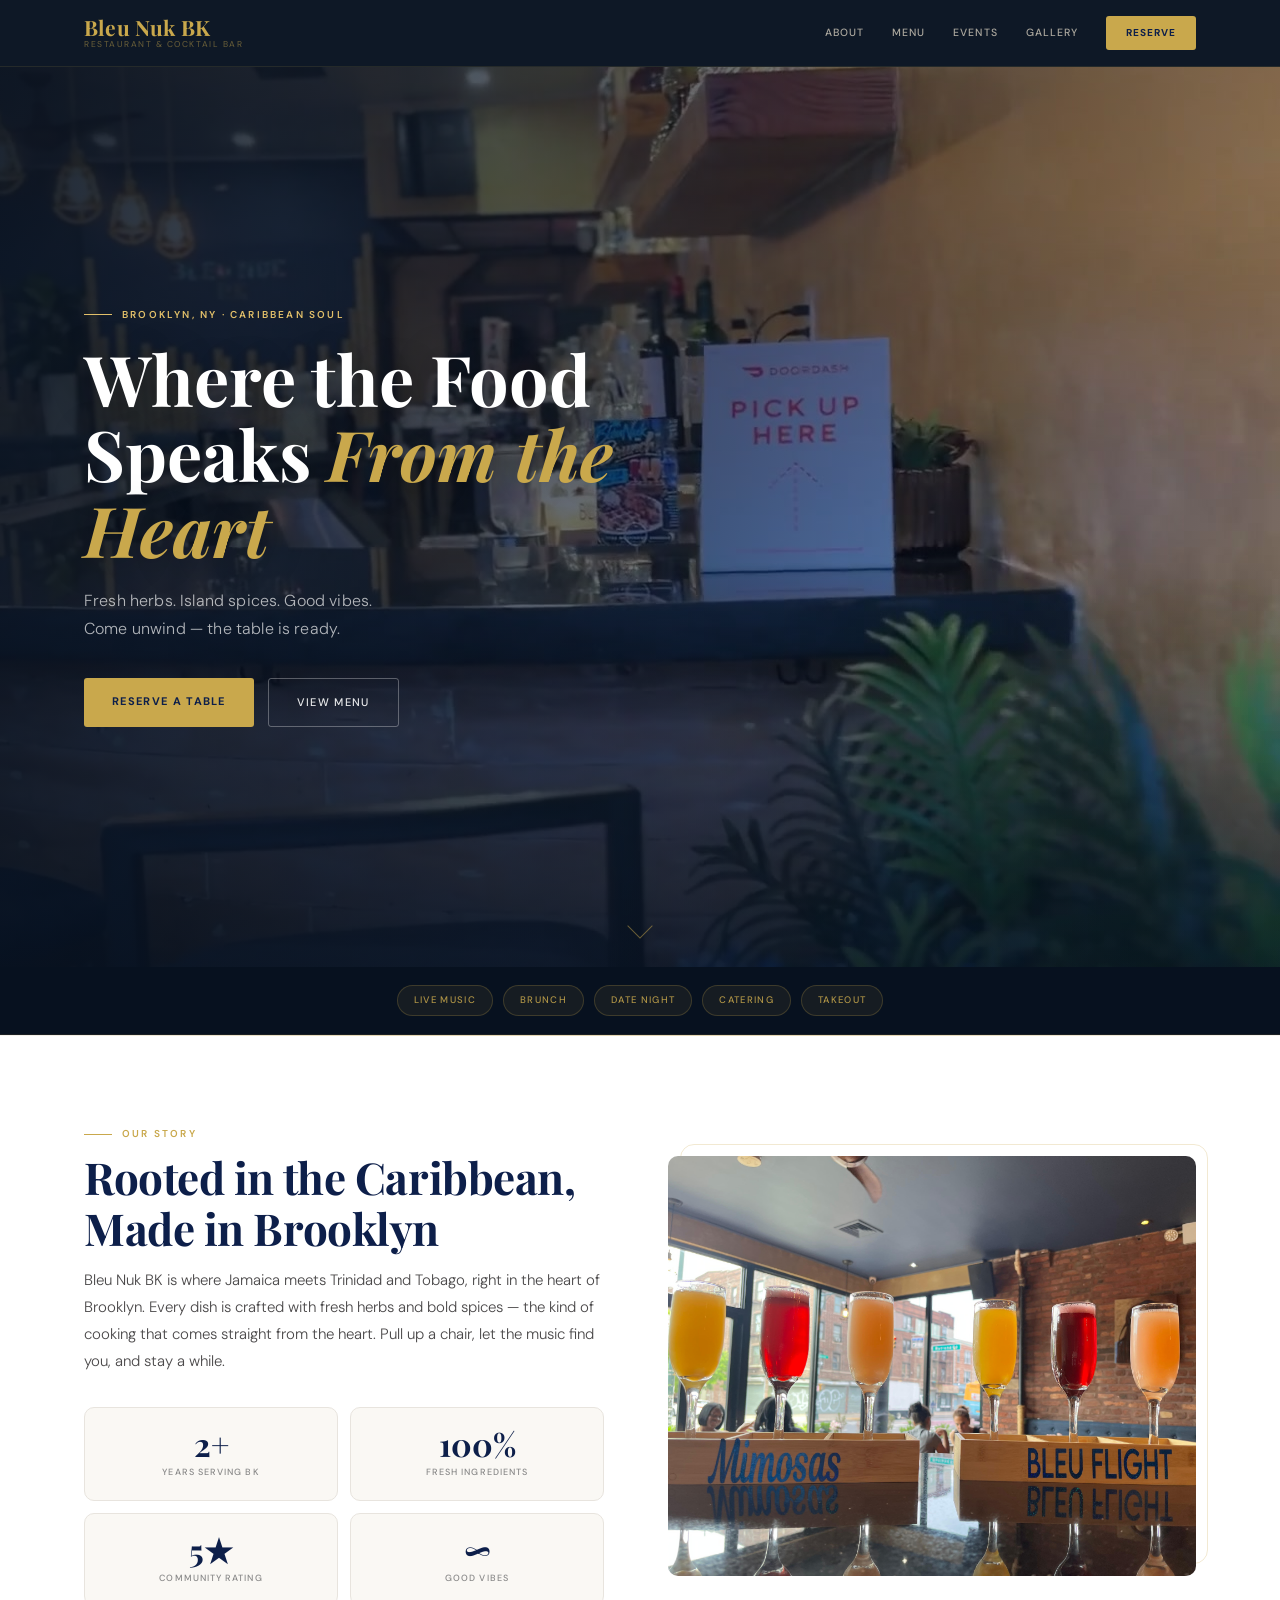
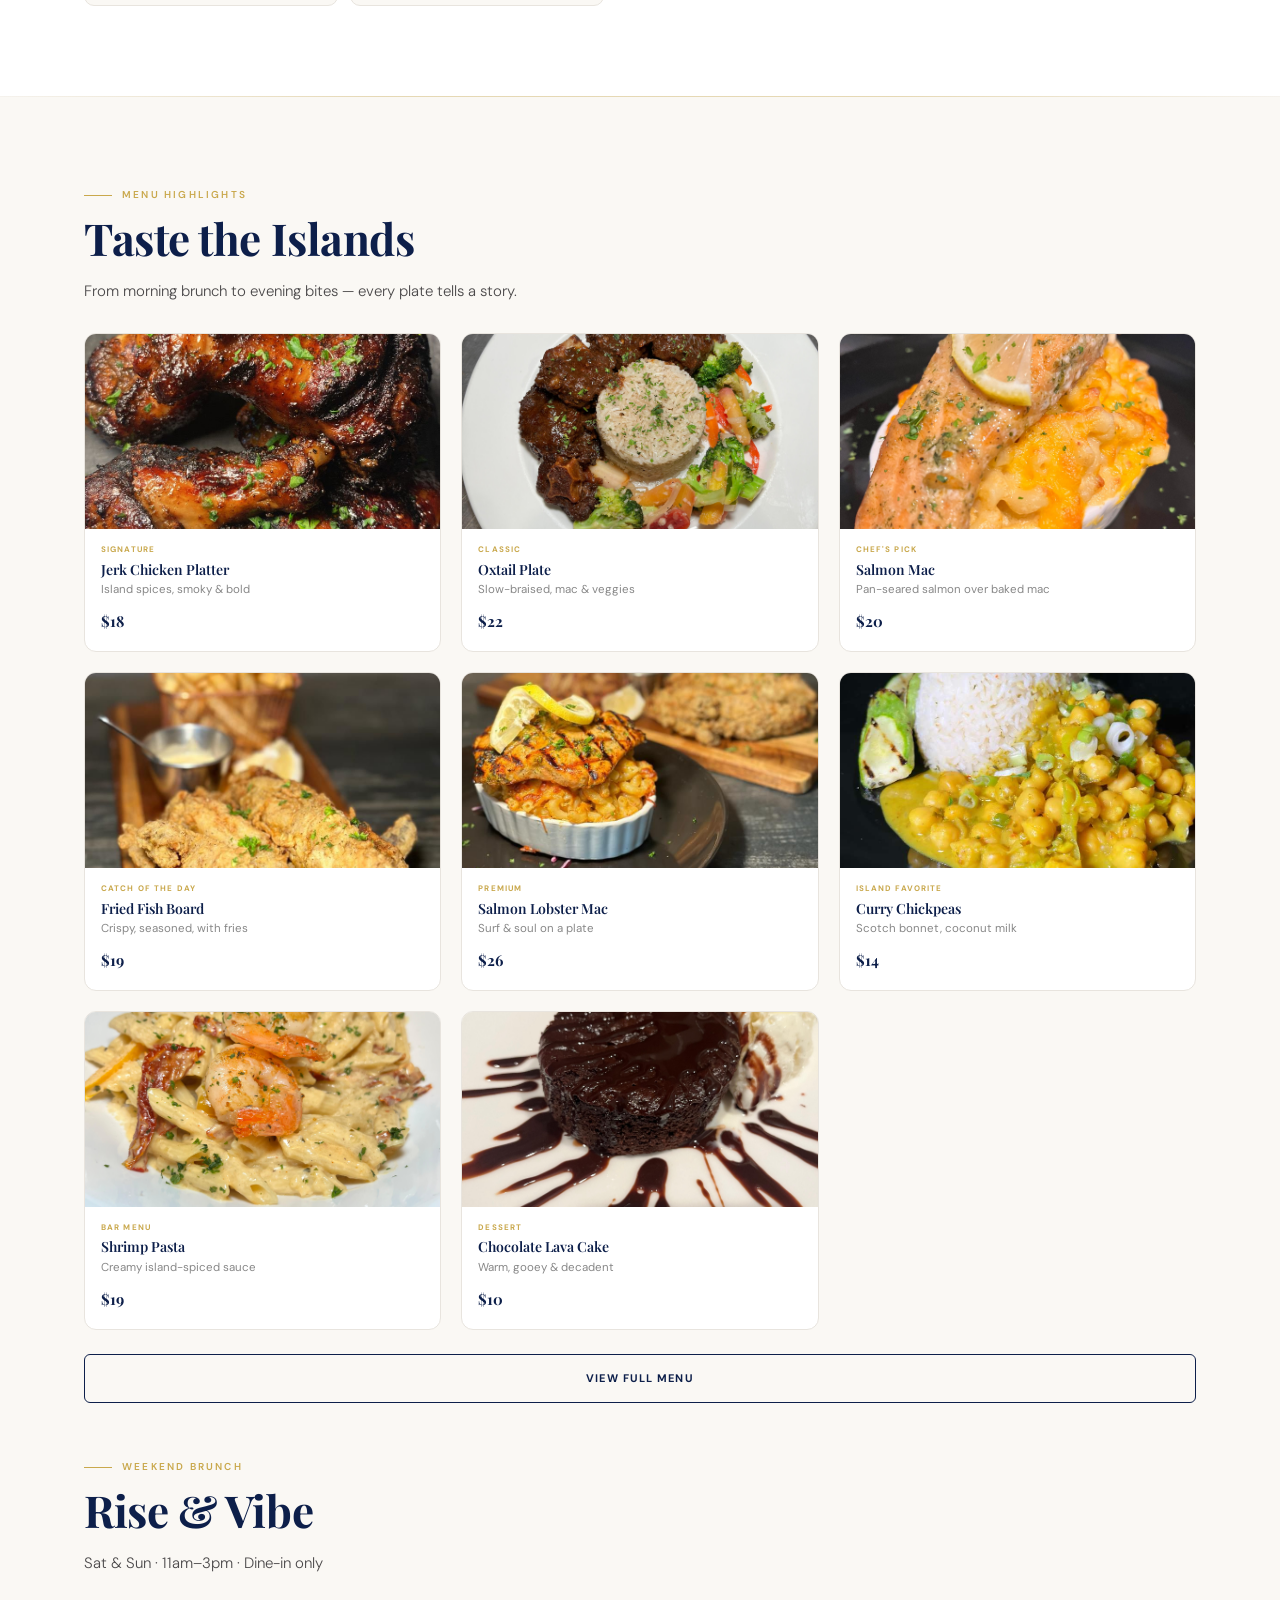
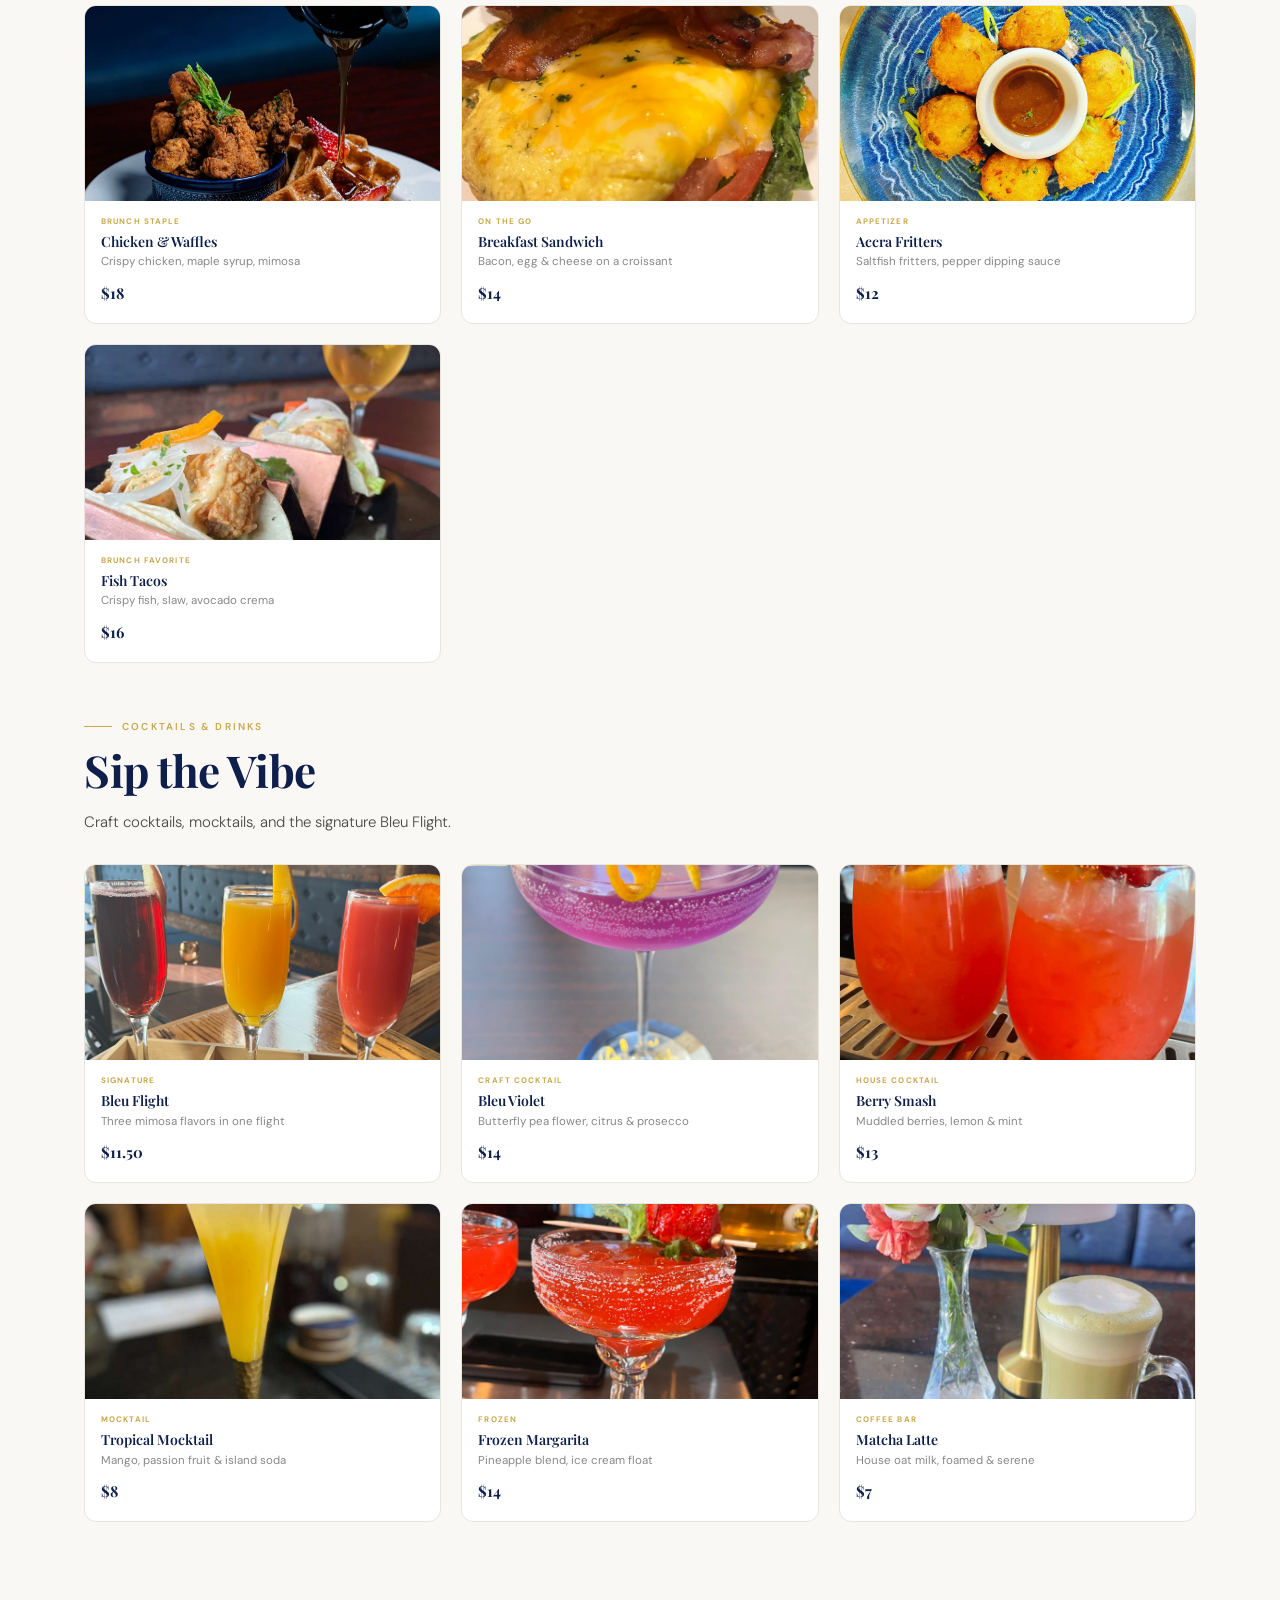
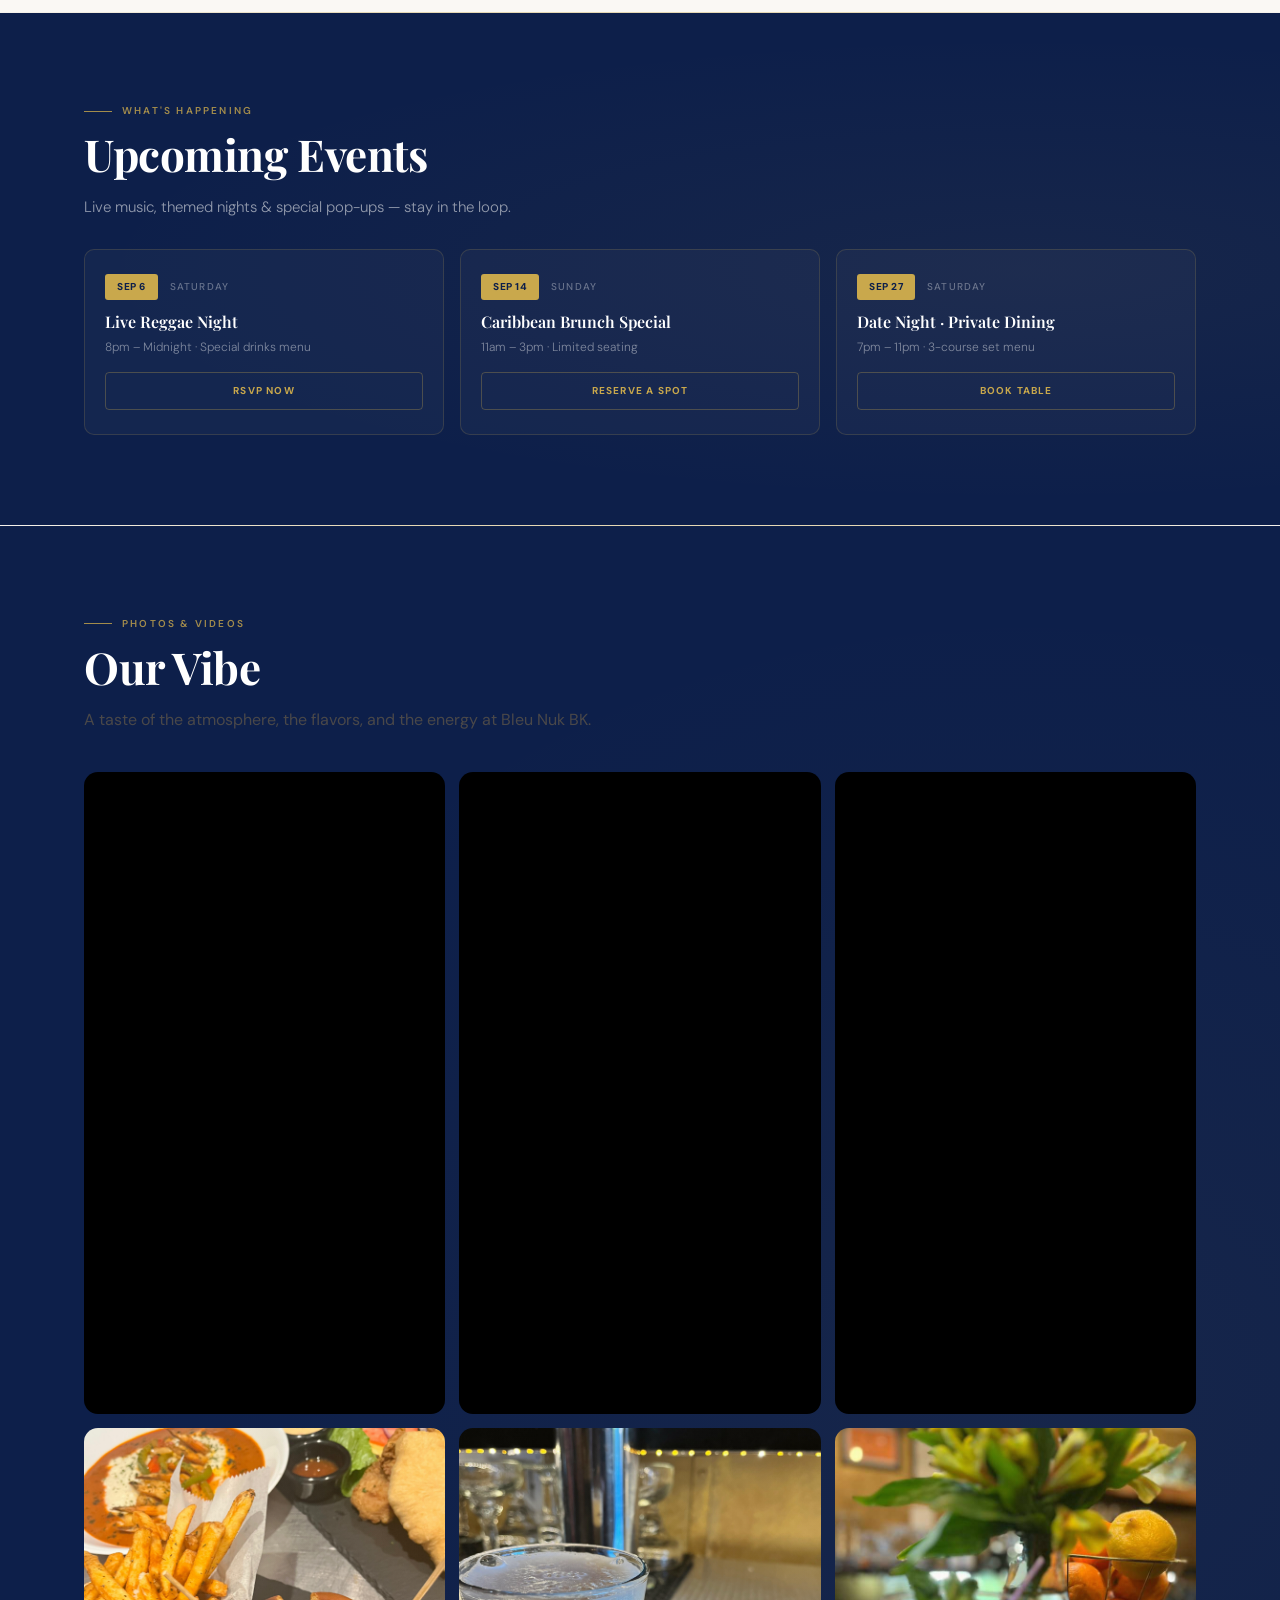
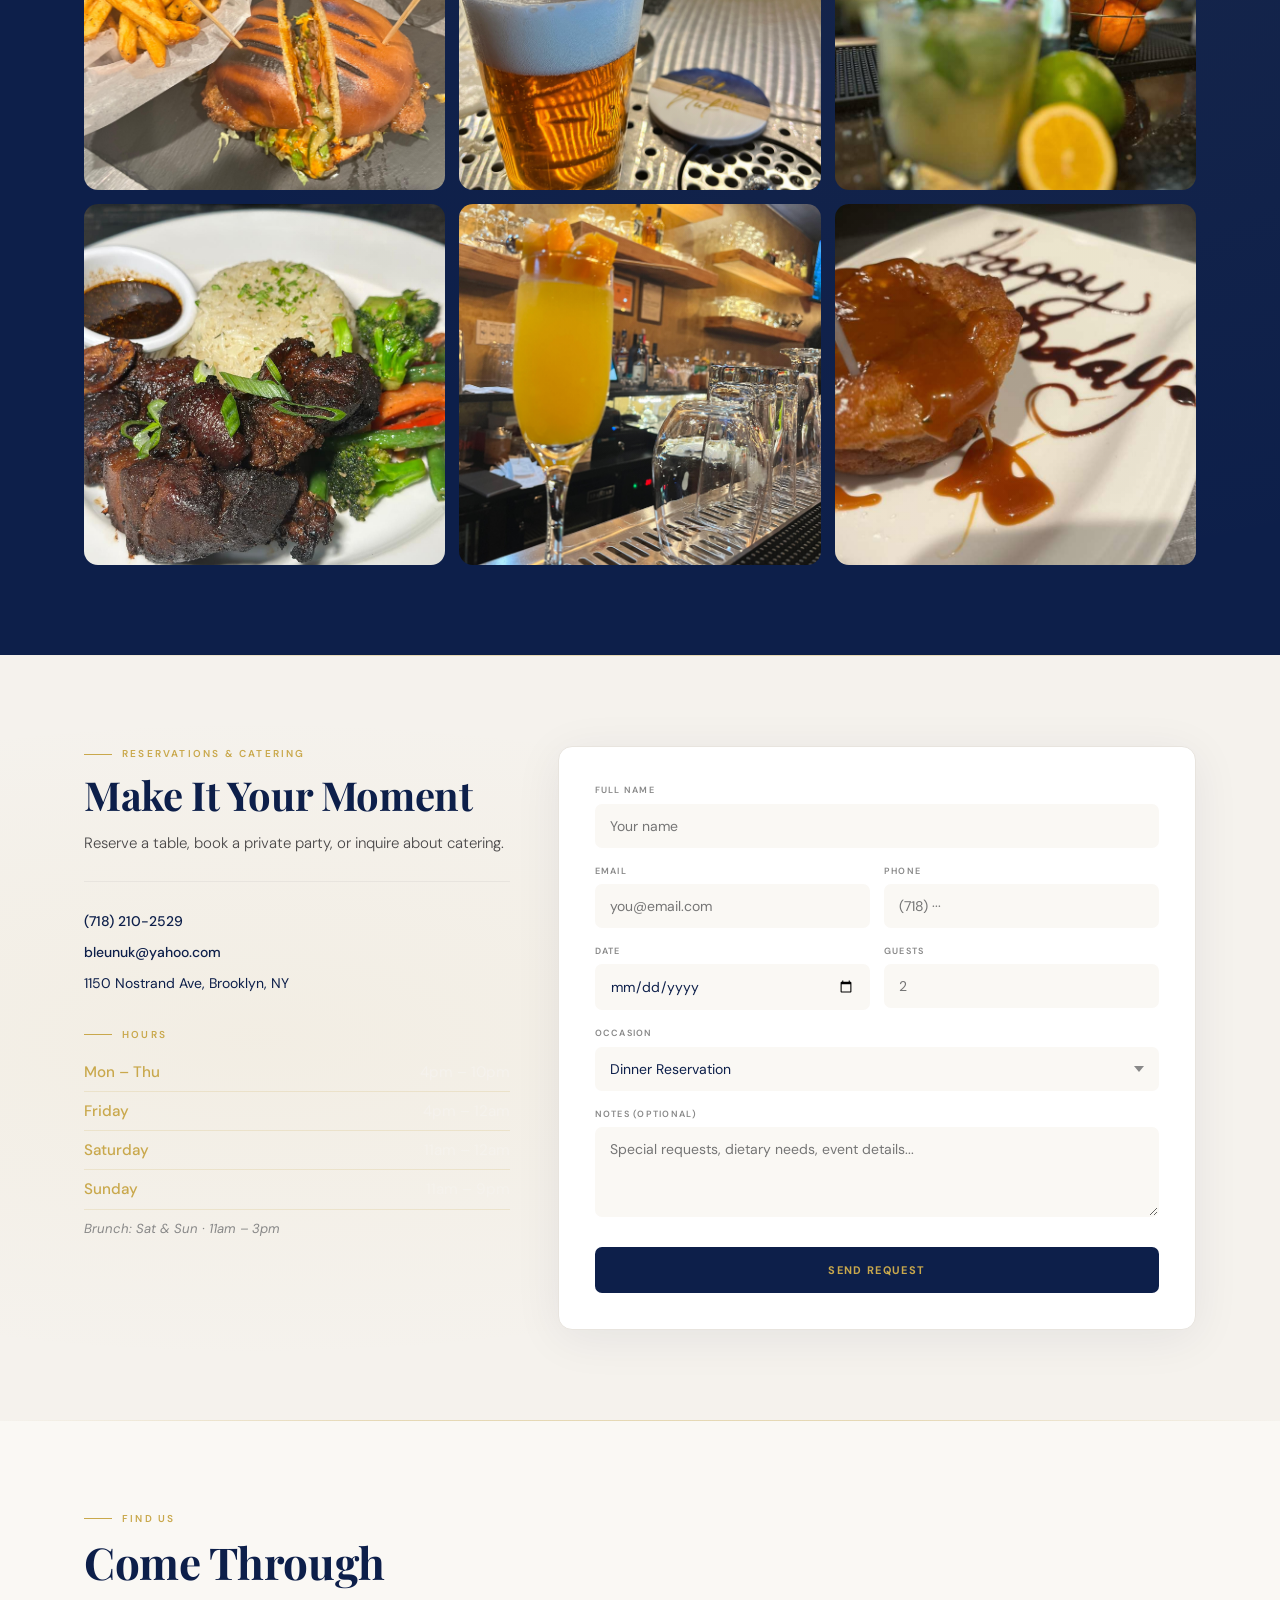
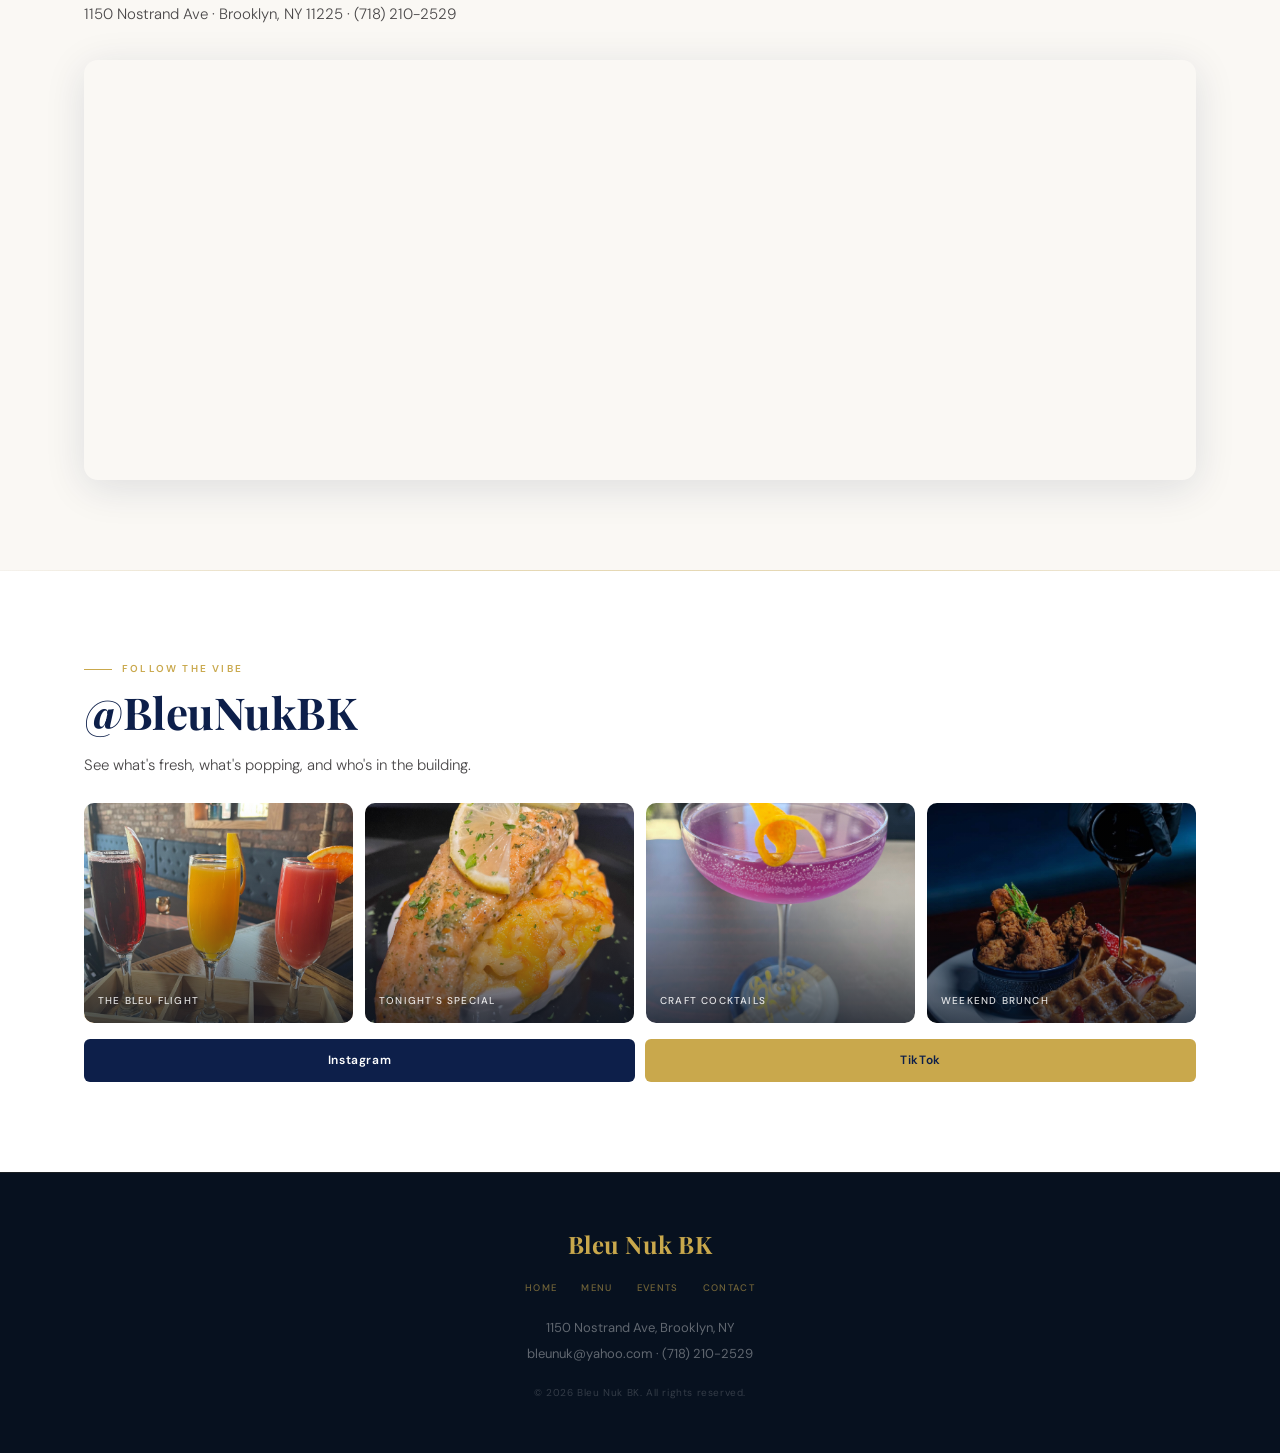
<file: index.html>
<!DOCTYPE html>
<html lang="en">
<head>
  <meta charset="UTF-8"/>
  <meta name="viewport" content="width=device-width, initial-scale=1.0"/>
  <title>Bleu Nuk BK — Restaurant &amp; Cocktail Bar · Brooklyn, NY</title>
  <meta name="description" content="Caribbean soul food restaurant and cocktail bar in Brooklyn, NY. Fresh herbs, island spices, good vibes. Reserve a table today."/>
  <link rel="preconnect" href="https://fonts.googleapis.com"/>
  <link rel="preconnect" href="https://fonts.gstatic.com" crossorigin/>
  <link href="https://fonts.googleapis.com/css2?family=Playfair+Display:ital,wght@0,400;0,700;1,400&family=DM+Sans:wght@300;400;500&display=swap" rel="stylesheet"/>
  <link rel="stylesheet" href="styles.css"/>
</head>
<body>

  <!-- NAV -->
  <header class="nav" id="nav">
    <div class="nav-inner">
      <a href="#" class="nav-brand">
        Bleu Nuk BK
        <small>Restaurant &amp; Cocktail Bar</small>
      </a>
      <button class="nav-toggle" id="navToggle" aria-label="Toggle menu">
        <span></span><span></span><span></span>
      </button>
      <nav class="nav-links" id="navLinks">
        <a href="#about">About</a>
        <a href="#menu">Menu</a>
        <a href="#events">Events</a>
        <a href="#gallery">Gallery</a>
        <a href="#book" class="res">Reserve</a>
      </nav>
    </div>
  </header>

  <!-- HERO -->
  <section class="hero" id="home">
    <div class="hero-media">
      <video class="hero-video" autoplay muted loop playsinline webkit-playsinline poster="images/hero-poster.jpg" preload="auto">
        <source src="images/hero.mp4" type="video/mp4">
      </video>
      <!-- Fallback if video fails to load -->
      <div class="hero-video-fallback"></div>
    </div>
    <div class="hero-overlay"></div>
    <div class="hero-content container">
      <p class="lbl">Brooklyn, NY · Caribbean Soul</p>
      <h1>Where the Food<br>Speaks <em>From the Heart</em></h1>
      <p class="hero-sub">Fresh herbs. Island spices. Good vibes.<br>Come unwind — the table is ready.</p>
      <div class="hero-btns">
        <a href="#book" class="btn-gold">Reserve a Table</a>
        <a href="#menu" class="btn-out">View Menu</a>
      </div>
    </div>
    <div class="hero-scroll-hint">
      <span></span>
    </div>
  </section>

  <!-- VIBE PILLS -->
  <div class="vibes">
    <div class="container vibes-inner">
      <span class="pill">Live Music</span>
      <span class="pill">Brunch</span>
      <span class="pill">Date Night</span>
      <span class="pill">Catering</span>
      <span class="pill">Takeout</span>
    </div>
  </div>
  <div class="gold-line"></div>

  <!-- ABOUT -->
  <section class="sec" id="about">
    <div class="container about-grid">
      <div class="about-text">
        <p class="lbl">Our Story</p>
        <h2>Rooted in the Caribbean,<br>Made in Brooklyn</h2>
        <p class="body-txt">Bleu Nuk BK is where Jamaica meets Trinidad and Tobago, right in the heart of Brooklyn. Every dish is crafted with fresh herbs and bold spices — the kind of cooking that comes straight from the heart. Pull up a chair, let the music find you, and stay a while.</p>
        <div class="stats">
          <div class="stat">
            <div class="stat-n">2+</div>
            <div class="stat-l">Years Serving BK</div>
          </div>
          <div class="stat">
            <div class="stat-n">100%</div>
            <div class="stat-l">Fresh Ingredients</div>
          </div>
          <div class="stat">
            <div class="stat-n">5★</div>
            <div class="stat-l">Community Rating</div>
          </div>
          <div class="stat">
            <div class="stat-n">∞</div>
            <div class="stat-l">Good Vibes</div>
          </div>
        </div>
      </div>
      <div class="about-img-wrap">
        <img class="about-img" src="images/PHOTO-2026-06-13-22-18-11%2043.jpg" alt="Bleu Nuk BK dining room — brick walls, blue banquette seating" loading="lazy" onerror="this.style.display='none';this.nextElementSibling.style.display='flex'">
        <div class="about-img about-img-placeholder" style="display:none"><div class="img-label">Interior Photo</div></div>
      </div>
    </div>
  </section>
  <div class="gold-line"></div>

  <!-- MENU HIGHLIGHTS -->
  <section class="sec sec-light" id="menu">
    <div class="container">
      <p class="lbl">Menu Highlights</p>
      <h2>Taste the Islands</h2>
      <p class="body-txt">From morning brunch to evening bites — every plate tells a story.</p>
      <div class="menu-grid">

        <div class="mc">
          <img class="mc-img" src="images/PHOTO-2026-06-13-22-18-46%203.jpg" alt="Jerk Chicken Platter" loading="lazy" onerror="this.style.display='none';this.nextElementSibling.style.display='flex'">
          <div class="mc-img mc-img-placeholder" style="display:none"><div class="img-label">Jerk Chicken Platter</div></div>
          <div class="mc-info">
            <div class="mc-tag">Signature</div>
            <div class="mc-name">Jerk Chicken Platter</div>
            <div class="mc-desc">Island spices, smoky &amp; bold</div>
            <div class="mc-price">$18</div>
          </div>
        </div>

        <div class="mc">
          <img class="mc-img" src="images/PHOTO-2026-06-13-22-18-55%202.jpg" alt="Oxtail Plate" loading="lazy" onerror="this.style.display='none';this.nextElementSibling.style.display='flex'">
          <div class="mc-img mc-img-placeholder" style="display:none"><div class="img-label">Oxtail Plate</div></div>
          <div class="mc-info">
            <div class="mc-tag">Classic</div>
            <div class="mc-name">Oxtail Plate</div>
            <div class="mc-desc">Slow-braised, mac &amp; veggies</div>
            <div class="mc-price">$22</div>
          </div>
        </div>

        <div class="mc">
          <img class="mc-img" src="images/PHOTO-2026-06-13-22-18-55%2026.jpg" alt="Salmon Mac" loading="lazy" onerror="this.style.display='none';this.nextElementSibling.style.display='flex'">
          <div class="mc-img mc-img-placeholder" style="display:none"><div class="img-label">Salmon Mac</div></div>
          <div class="mc-info">
            <div class="mc-tag">Chef's Pick</div>
            <div class="mc-name">Salmon Mac</div>
            <div class="mc-desc">Pan-seared salmon over baked mac</div>
            <div class="mc-price">$20</div>
          </div>
        </div>

        <div class="mc">
          <img class="mc-img" src="images/PHOTO-2026-06-13-22-18-55%2025.jpg" alt="Fried Fish Board" loading="lazy" onerror="this.style.display='none';this.nextElementSibling.style.display='flex'">
          <div class="mc-img mc-img-placeholder" style="display:none"><div class="img-label">Fried Fish Board</div></div>
          <div class="mc-info">
            <div class="mc-tag">Catch of the Day</div>
            <div class="mc-name">Fried Fish Board</div>
            <div class="mc-desc">Crispy, seasoned, with fries</div>
            <div class="mc-price">$19</div>
          </div>
        </div>

        <div class="mc">
          <img class="mc-img" src="images/PHOTO-2026-06-13-22-18-55%2021.jpg" alt="Salmon Lobster Mac" loading="lazy" onerror="this.style.display='none';this.nextElementSibling.style.display='flex'">
          <div class="mc-img mc-img-placeholder" style="display:none"><div class="img-label">Salmon Lobster Mac</div></div>
          <div class="mc-info">
            <div class="mc-tag">Premium</div>
            <div class="mc-name">Salmon Lobster Mac</div>
            <div class="mc-desc">Surf &amp; soul on a plate</div>
            <div class="mc-price">$26</div>
          </div>
        </div>

        <div class="mc">
          <img class="mc-img" src="images/PHOTO-2026-06-13-22-18-55%2015.jpg" alt="Curry Chickpeas" loading="lazy" onerror="this.style.display='none';this.nextElementSibling.style.display='flex'">
          <div class="mc-img mc-img-placeholder" style="display:none"><div class="img-label">Curry Chickpeas</div></div>
          <div class="mc-info">
            <div class="mc-tag">Island Favorite</div>
            <div class="mc-name">Curry Chickpeas</div>
            <div class="mc-desc">Scotch bonnet, coconut milk</div>
            <div class="mc-price">$14</div>
          </div>
        </div>

        <div class="mc">
          <img class="mc-img" src="images/PHOTO-2026-06-13-22-18-55%2017.jpg" alt="Shrimp Pasta" loading="lazy" onerror="this.style.display='none';this.nextElementSibling.style.display='flex'">
          <div class="mc-img mc-img-placeholder" style="display:none"><div class="img-label">Shrimp Pasta</div></div>
          <div class="mc-info">
            <div class="mc-tag">Bar Menu</div>
            <div class="mc-name">Shrimp Pasta</div>
            <div class="mc-desc">Creamy island-spiced sauce</div>
            <div class="mc-price">$19</div>
          </div>
        </div>

        <div class="mc">
          <img class="mc-img" src="images/PHOTO-2026-06-13-22-19-07%203.jpg" alt="Chocolate Lava Cake" loading="lazy" onerror="this.style.display='none';this.nextElementSibling.style.display='flex'">
          <div class="mc-img mc-img-placeholder" style="display:none"><div class="img-label">Chocolate Lava Cake</div></div>
          <div class="mc-info">
            <div class="mc-tag">Dessert</div>
            <div class="mc-name">Chocolate Lava Cake</div>
            <div class="mc-desc">Warm, gooey &amp; decadent</div>
            <div class="mc-price">$10</div>
          </div>
        </div>


      </div>
      <a href="#book" class="view-btn">View Full Menu</a>

      <!-- BRUNCH -->
      <p class="lbl" style="margin-top:56px">Weekend Brunch</p>
      <h2>Rise &amp; Vibe</h2>
      <p class="body-txt">Sat &amp; Sun · 11am–3pm · Dine-in only</p>
      <div class="menu-grid">

        <div class="mc">
          <img class="mc-img" src="images/PHOTO-2026-06-13-22-18-11%2040.jpg" alt="Chicken &amp; Waffles" loading="lazy" onerror="this.style.display='none';this.nextElementSibling.style.display='flex'">
          <div class="mc-img mc-img-placeholder" style="display:none"><div class="img-label">Chicken &amp; Waffles</div></div>
          <div class="mc-info">
            <div class="mc-tag">Brunch Staple</div>
            <div class="mc-name">Chicken &amp; Waffles</div>
            <div class="mc-desc">Crispy chicken, maple syrup, mimosa</div>
            <div class="mc-price">$18</div>
          </div>
        </div>

        <div class="mc">
          <img class="mc-img" src="images/PHOTO-2026-06-13-22-18-11%2038.jpg" alt="Breakfast Sandwich" loading="lazy" onerror="this.style.display='none';this.nextElementSibling.style.display='flex'">
          <div class="mc-img mc-img-placeholder" style="display:none"><div class="img-label">Breakfast Sandwich</div></div>
          <div class="mc-info">
            <div class="mc-tag">On the Go</div>
            <div class="mc-name">Breakfast Sandwich</div>
            <div class="mc-desc">Bacon, egg &amp; cheese on a croissant</div>
            <div class="mc-price">$14</div>
          </div>
        </div>

        <div class="mc">
          <img class="mc-img" src="images/PHOTO-2026-06-13-22-18-46%2014.jpg" alt="Accra Fritters" loading="lazy" onerror="this.style.display='none';this.nextElementSibling.style.display='flex'">
          <div class="mc-img mc-img-placeholder" style="display:none"><div class="img-label">Accra Fritters</div></div>
          <div class="mc-info">
            <div class="mc-tag">Appetizer</div>
            <div class="mc-name">Accra Fritters</div>
            <div class="mc-desc">Saltfish fritters, pepper dipping sauce</div>
            <div class="mc-price">$12</div>
          </div>
        </div>

        <div class="mc">
          <img class="mc-img" src="images/PHOTO-2026-06-13-22-18-46.jpg" alt="Fish Tacos" loading="lazy" onerror="this.style.display='none';this.nextElementSibling.style.display='flex'">
          <div class="mc-img mc-img-placeholder" style="display:none"><div class="img-label">Fish Tacos</div></div>
          <div class="mc-info">
            <div class="mc-tag">Brunch Favorite</div>
            <div class="mc-name">Fish Tacos</div>
            <div class="mc-desc">Crispy fish, slaw, avocado crema</div>
            <div class="mc-price">$16</div>
          </div>
        </div>

      </div>

      <!-- DRINKS -->
      <p class="lbl" style="margin-top:56px">Cocktails &amp; Drinks</p>
      <h2>Sip the Vibe</h2>
      <p class="body-txt">Craft cocktails, mocktails, and the signature Bleu Flight.</p>
      <div class="menu-grid">

        <div class="mc">
          <img class="mc-img" src="images/PHOTO-2026-06-13-22-18-20%2030.jpg" alt="Bleu Flight Mimosa" loading="lazy" onerror="this.style.display='none';this.nextElementSibling.style.display='flex'">
          <div class="mc-img mc-img-placeholder" style="display:none"><div class="img-label">Bleu Flight</div></div>
          <div class="mc-info">
            <div class="mc-tag">Signature</div>
            <div class="mc-name">Bleu Flight</div>
            <div class="mc-desc">Three mimosa flavors in one flight</div>
            <div class="mc-price">$11.50</div>
          </div>
        </div>

        <div class="mc">
          <img class="mc-img" src="images/PHOTO-2026-06-13-22-18-20%2037.jpg" alt="Bleu Violet Cocktail" loading="lazy" onerror="this.style.display='none';this.nextElementSibling.style.display='flex'">
          <div class="mc-img mc-img-placeholder" style="display:none"><div class="img-label">Bleu Violet</div></div>
          <div class="mc-info">
            <div class="mc-tag">Craft Cocktail</div>
            <div class="mc-name">Bleu Violet</div>
            <div class="mc-desc">Butterfly pea flower, citrus &amp; prosecco</div>
            <div class="mc-price">$14</div>
          </div>
        </div>

        <div class="mc">
          <img class="mc-img" src="images/PHOTO-2026-06-13-22-18-20%2028.jpg" alt="Berry Smash" loading="lazy" onerror="this.style.display='none';this.nextElementSibling.style.display='flex'">
          <div class="mc-img mc-img-placeholder" style="display:none"><div class="img-label">Berry Smash</div></div>
          <div class="mc-info">
            <div class="mc-tag">House Cocktail</div>
            <div class="mc-name">Berry Smash</div>
            <div class="mc-desc">Muddled berries, lemon &amp; mint</div>
            <div class="mc-price">$13</div>
          </div>
        </div>

        <div class="mc">
          <img class="mc-img" src="images/PHOTO-2026-06-13-22-18-20%2029.jpg" alt="Tropical Mocktail" loading="lazy" onerror="this.style.display='none';this.nextElementSibling.style.display='flex'">
          <div class="mc-img mc-img-placeholder" style="display:none"><div class="img-label">Tropical Mocktail</div></div>
          <div class="mc-info">
            <div class="mc-tag">Mocktail</div>
            <div class="mc-name">Tropical Mocktail</div>
            <div class="mc-desc">Mango, passion fruit &amp; island soda</div>
            <div class="mc-price">$8</div>
          </div>
        </div>

        <div class="mc">
          <img class="mc-img" src="images/PHOTO-2026-06-13-22-18-20%2031.jpg" alt="Frozen Margs" loading="lazy" onerror="this.style.display='none';this.nextElementSibling.style.display='flex'">
          <div class="mc-img mc-img-placeholder" style="display:none"><div class="img-label">Frozen Margarita</div></div>
          <div class="mc-info">
            <div class="mc-tag">Frozen</div>
            <div class="mc-name">Frozen Margarita</div>
            <div class="mc-desc">Pineapple blend, ice cream float</div>
            <div class="mc-price">$14</div>
          </div>
        </div>

        <div class="mc">
          <img class="mc-img" src="images/PHOTO-2026-06-13-22-18-37%2011.jpg" alt="Matcha Latte" loading="lazy" onerror="this.style.display='none';this.nextElementSibling.style.display='flex'">
          <div class="mc-img mc-img-placeholder" style="display:none"><div class="img-label">Matcha Latte</div></div>
          <div class="mc-info">
            <div class="mc-tag">Coffee Bar</div>
            <div class="mc-name">Matcha Latte</div>
            <div class="mc-desc">House oat milk, foamed &amp; serene</div>
            <div class="mc-price">$7</div>
          </div>
        </div>

      </div>

    </div>
  </section>
  <div class="gold-line"></div>

  <!-- EVENTS -->
  <section class="sec-dk" id="events">
    <div class="container">
      <p class="lbl">What's Happening</p>
      <h2>Upcoming Events</h2>
      <p class="body-txt" style="margin-bottom:28px">Live music, themed nights &amp; special pop-ups — stay in the loop.</p>
      <div class="events-grid">

        <div class="ev">
          <div class="ev-date">
            <span class="ev-badge">Sep 6</span>
            <span class="ev-mo">Saturday</span>
          </div>
          <div class="ev-title">Live Reggae Night</div>
          <div class="ev-detail">8pm – Midnight · Special drinks menu</div>
          <a href="#book" class="ev-rsvp">RSVP Now</a>
        </div>

        <div class="ev">
          <div class="ev-date">
            <span class="ev-badge">Sep 14</span>
            <span class="ev-mo">Sunday</span>
          </div>
          <div class="ev-title">Caribbean Brunch Special</div>
          <div class="ev-detail">11am – 3pm · Limited seating</div>
          <a href="#book" class="ev-rsvp">Reserve a Spot</a>
        </div>

        <div class="ev">
          <div class="ev-date">
            <span class="ev-badge">Sep 27</span>
            <span class="ev-mo">Saturday</span>
          </div>
          <div class="ev-title">Date Night · Private Dining</div>
          <div class="ev-detail">7pm – 11pm · 3-course set menu</div>
          <a href="#book" class="ev-rsvp">Book Table</a>
        </div>

      </div>
    </div>
  </section>
  <div class="gold-line"></div>

  <!-- GALLERY -->
  <section class="sec sec-dk" id="gallery">
    <div class="container">
      <p class="lbl">Photos &amp; Videos</p>
      <h2>Our Vibe</h2>
      <p class="sec-sub">A taste of the atmosphere, the flavors, and the energy at Bleu Nuk BK.</p>

      <div class="gallery-videos">
        <div class="gv-item">
          <video autoplay muted loop playsinline webkit-playsinline preload="auto">
            <source src="images/VIDEO-2026-06-13-22-18-11%203.mp4" type="video/mp4">
          </video>
        </div>
        <div class="gv-item">
          <video autoplay muted loop playsinline webkit-playsinline preload="auto">
            <source src="images/VIDEO-2026-06-13-22-18-46.mp4" type="video/mp4">
          </video>
        </div>
        <div class="gv-item">
          <video autoplay muted loop playsinline webkit-playsinline preload="auto">
            <source src="images/VIDEO-2026-06-13-22-18-55.mp4" type="video/mp4">
          </video>
        </div>
      </div>

      <div class="gallery-photos">
        <img src="images/PHOTO-2026-06-13-22-18-11%2041.jpg" alt="Bleu Nuk BK" loading="lazy" class="gp-img">
        <img src="images/PHOTO-2026-06-13-22-18-20%2022.jpg" alt="Bleu Nuk BK" loading="lazy" class="gp-img">
        <img src="images/PHOTO-2026-06-13-22-18-20%2024.jpg" alt="Bleu Nuk BK" loading="lazy" class="gp-img">
        <img src="images/PHOTO-2026-06-13-22-18-55%205.jpg" alt="Bleu Nuk BK" loading="lazy" class="gp-img">
        <img src="images/PHOTO-2026-06-13-22-18-20%2023.jpg" alt="Bleu Nuk BK" loading="lazy" class="gp-img">
        <img src="images/PHOTO-2026-06-13-22-19-07%202.jpg" alt="Bleu Nuk BK" loading="lazy" class="gp-img">
      </div>
    </div>
  </section>
  <div class="gold-line"></div>

  <!-- BOOKING -->
  <section class="book" id="book">
    <div class="container book-inner">
      <div class="book-header">
        <p class="lbl">Reservations &amp; Catering</p>
        <h2>Make It Your Moment</h2>
        <p class="body-txt">Reserve a table, book a private party, or inquire about catering.</p>
        <div class="book-contact">
          <p><a href="tel:+17182102529">(718) 210-2529</a></p>
          <p><a href="mailto:bleunuk@yahoo.com">bleunuk@yahoo.com</a></p>
          <p>1150 Nostrand Ave, Brooklyn, NY</p>
        </div>
        <div class="book-hours">
          <p class="lbl" style="margin-top:28px">Hours</p>
          <ul class="hours-list">
            <li><span>Mon – Thu</span><span>4pm – 10pm</span></li>
            <li><span>Friday</span><span>4pm – 12am</span></li>
            <li><span>Saturday</span><span>11am – 12am</span></li>
            <li><span>Sunday</span><span>11am – 9pm</span></li>
          </ul>
          <p class="hours-note">Brunch: Sat &amp; Sun · 11am – 3pm</p>
        </div>
      </div>
      <!-- Formspree endpoint — replace YOURFORMID with your actual Formspree form ID -->
      <form class="book-form" id="bookForm" action="https://formspree.io/f/xwllrrrv" method="POST" novalidate>
        <div class="fg">
          <label for="name">Full Name</label>
          <input class="inp" id="name" name="name" type="text" placeholder="Your name" required/>
        </div>
        <div class="form-row">
          <div class="fg">
            <label for="email">Email</label>
            <input class="inp" id="email" name="email" type="email" placeholder="you@email.com" required/>
          </div>
          <div class="fg">
            <label for="phone">Phone</label>
            <input class="inp" id="phone" name="phone" type="tel" placeholder="(718) ···"/>
          </div>
        </div>
        <div class="form-row">
          <div class="fg">
            <label for="date">Date</label>
            <input class="inp" id="date" name="date" type="date" required/>
          </div>
          <div class="fg">
            <label for="guests">Guests</label>
            <input class="inp" id="guests" name="guests" type="number" placeholder="2" min="1" max="50"/>
          </div>
        </div>
        <div class="fg">
          <label for="occasion">Occasion</label>
          <select class="inp" id="occasion" name="occasion">
            <option value="dinner">Dinner Reservation</option>
            <option value="brunch">Brunch</option>
            <option value="event">Event RSVP</option>
            <option value="party">Private Party</option>
            <option value="catering">Catering Inquiry</option>
          </select>
        </div>
        <div class="fg">
          <label for="notes">Notes (optional)</label>
          <textarea class="inp" id="notes" name="notes" rows="3" placeholder="Special requests, dietary needs, event details..."></textarea>
        </div>
        <button type="submit" class="sub-btn">Send Request</button>
        <p class="form-success" id="formSuccess" hidden>Thanks! We'll be in touch within 24 hours.</p>
      </form>
    </div>
  </section>
  <div class="gold-line"></div>

  <!-- FIND US / MAP -->
  <section class="sec sec-light" id="find-us">
    <div class="container">
      <p class="lbl">Find Us</p>
      <h2>Come Through</h2>
      <p class="body-txt">1150 Nostrand Ave · Brooklyn, NY 11225 · <a href="tel:+17182102529">(718) 210-2529</a></p>
      <div class="map-wrap">
        <iframe
          title="Bleu Nuk BK location"
          src="https://maps.google.com/maps?q=1150+Nostrand+Ave+Brooklyn+NY+11225&output=embed"
          width="100%" height="420" style="border:0;" allowfullscreen="" loading="lazy"
          referrerpolicy="no-referrer-when-downgrade">
        </iframe>
      </div>
    </div>
  </section>
  <div class="gold-line"></div>

  <!-- SOCIAL -->
  <section class="sec" id="social">
    <div class="container">
      <p class="lbl">Follow the Vibe</p>
      <h2>@BleuNukBK</h2>
      <p class="body-txt">See what's fresh, what's popping, and who's in the building.</p>
      <div class="soc-grid">
        <div class="soc-tile" style="background-image:url('images/PHOTO-2026-06-13-22-18-20%2030.jpg')">
          <div class="img-label">The Bleu Flight</div>
        </div>
        <div class="soc-tile" style="background-image:url('images/PHOTO-2026-06-13-22-18-55%2026.jpg')">
          <div class="img-label">Tonight's Special</div>
        </div>
        <div class="soc-tile" style="background-image:url('images/PHOTO-2026-06-13-22-18-20%2037.jpg')">
          <div class="img-label">Craft Cocktails</div>
        </div>
        <div class="soc-tile" style="background-image:url('images/PHOTO-2026-06-13-22-18-11%2040.jpg')">
          <div class="img-label">Weekend Brunch</div>
        </div>
      </div>
      <div class="follow-row">
        <a href="https://www.instagram.com/bleunukbk" target="_blank" rel="noopener" class="fbtn f-ig">Instagram</a>
<a href="https://www.tiktok.com/t/ZPLy95AmT/" target="_blank" rel="noopener" class="fbtn f-tt">TikTok</a>
      </div>
    </div>
  </section>

  <!-- FOOTER -->
  <footer class="footer">
    <div class="container footer-inner">
      <div class="footer-logo">Bleu Nuk BK</div>
      <nav class="footer-links">
        <a href="#home">Home</a>
        <a href="#menu">Menu</a>
        <a href="#events">Events</a>
        <a href="#book">Contact</a>
      </nav>
      <p>1150 Nostrand Ave, Brooklyn, NY<br>
        <a href="mailto:bleunuk@yahoo.com">bleunuk@yahoo.com</a> ·
        <a href="tel:+17182102529">(718) 210-2529</a>
      </p>
      <div class="footer-copy">© 2026 Bleu Nuk BK. All rights reserved.</div>
    </div>
  </footer>

  <script src="script.js"></script>
</body>
</html>
</file>
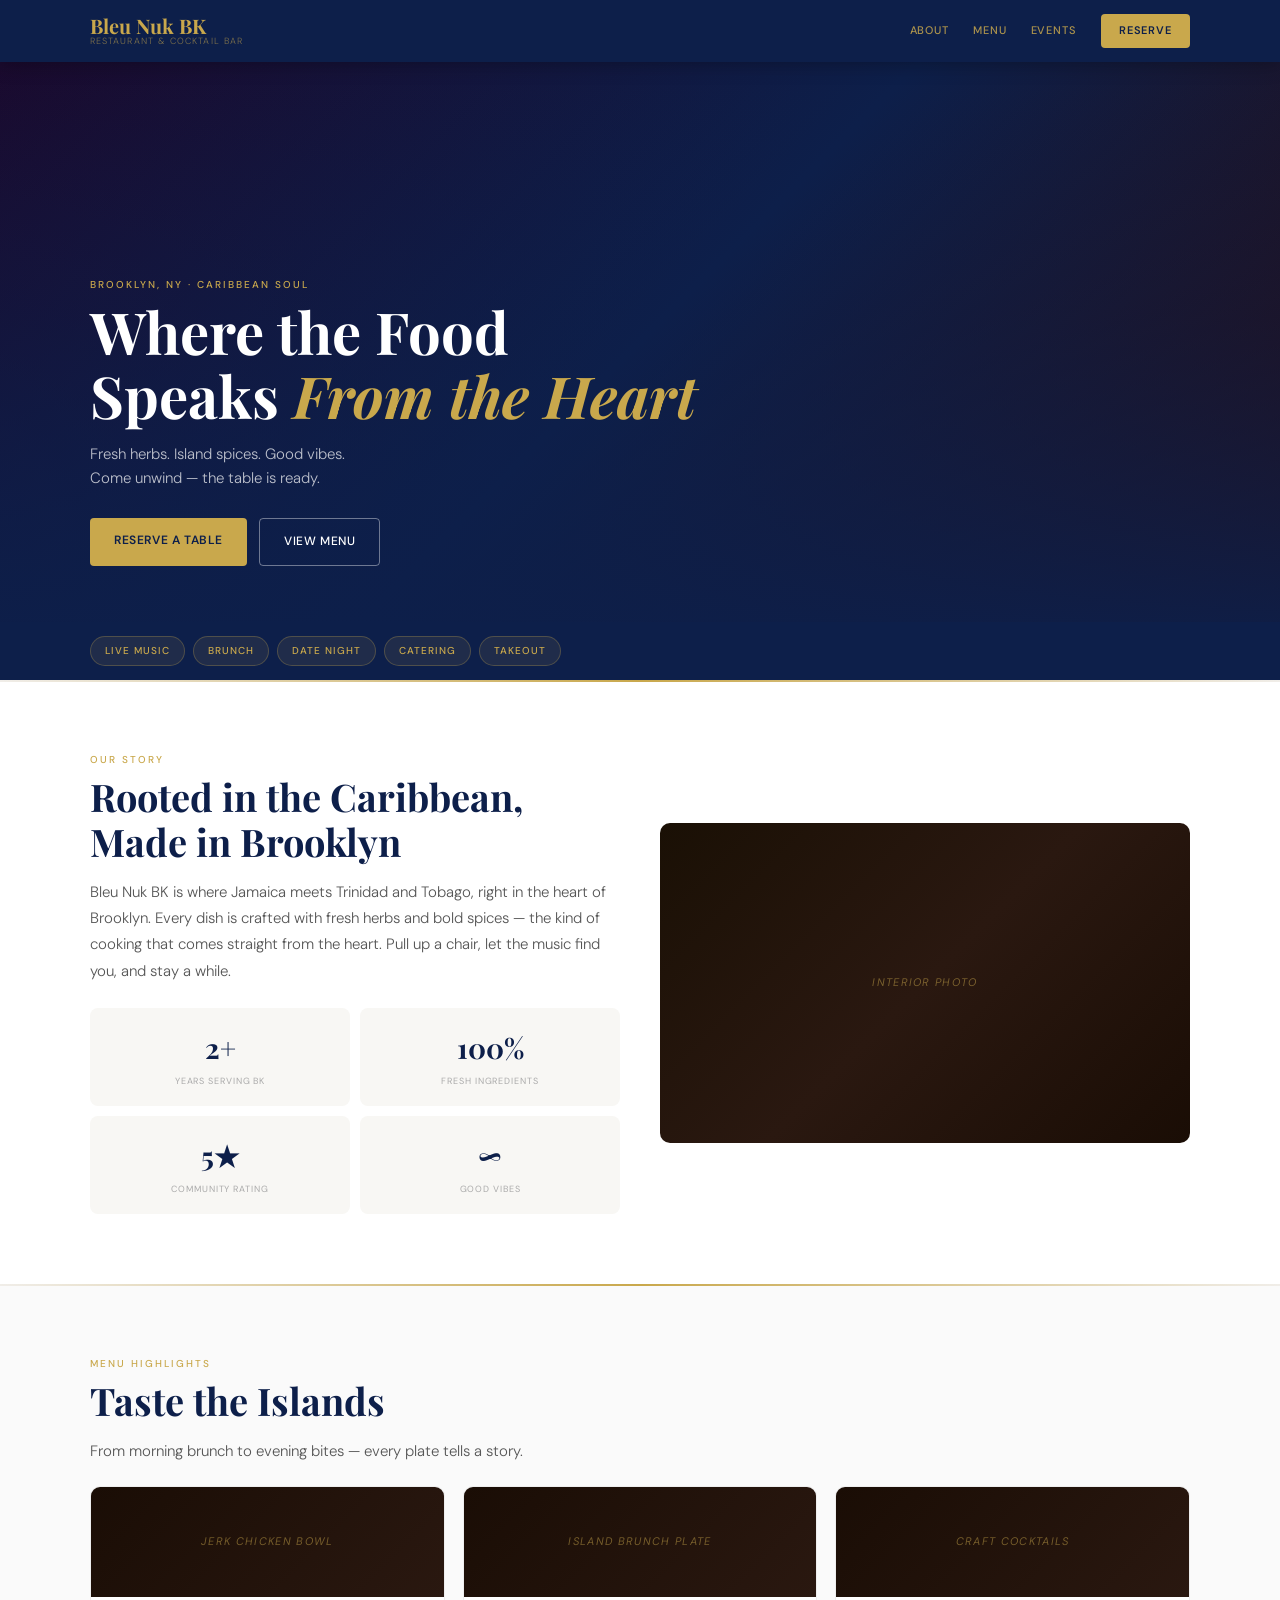
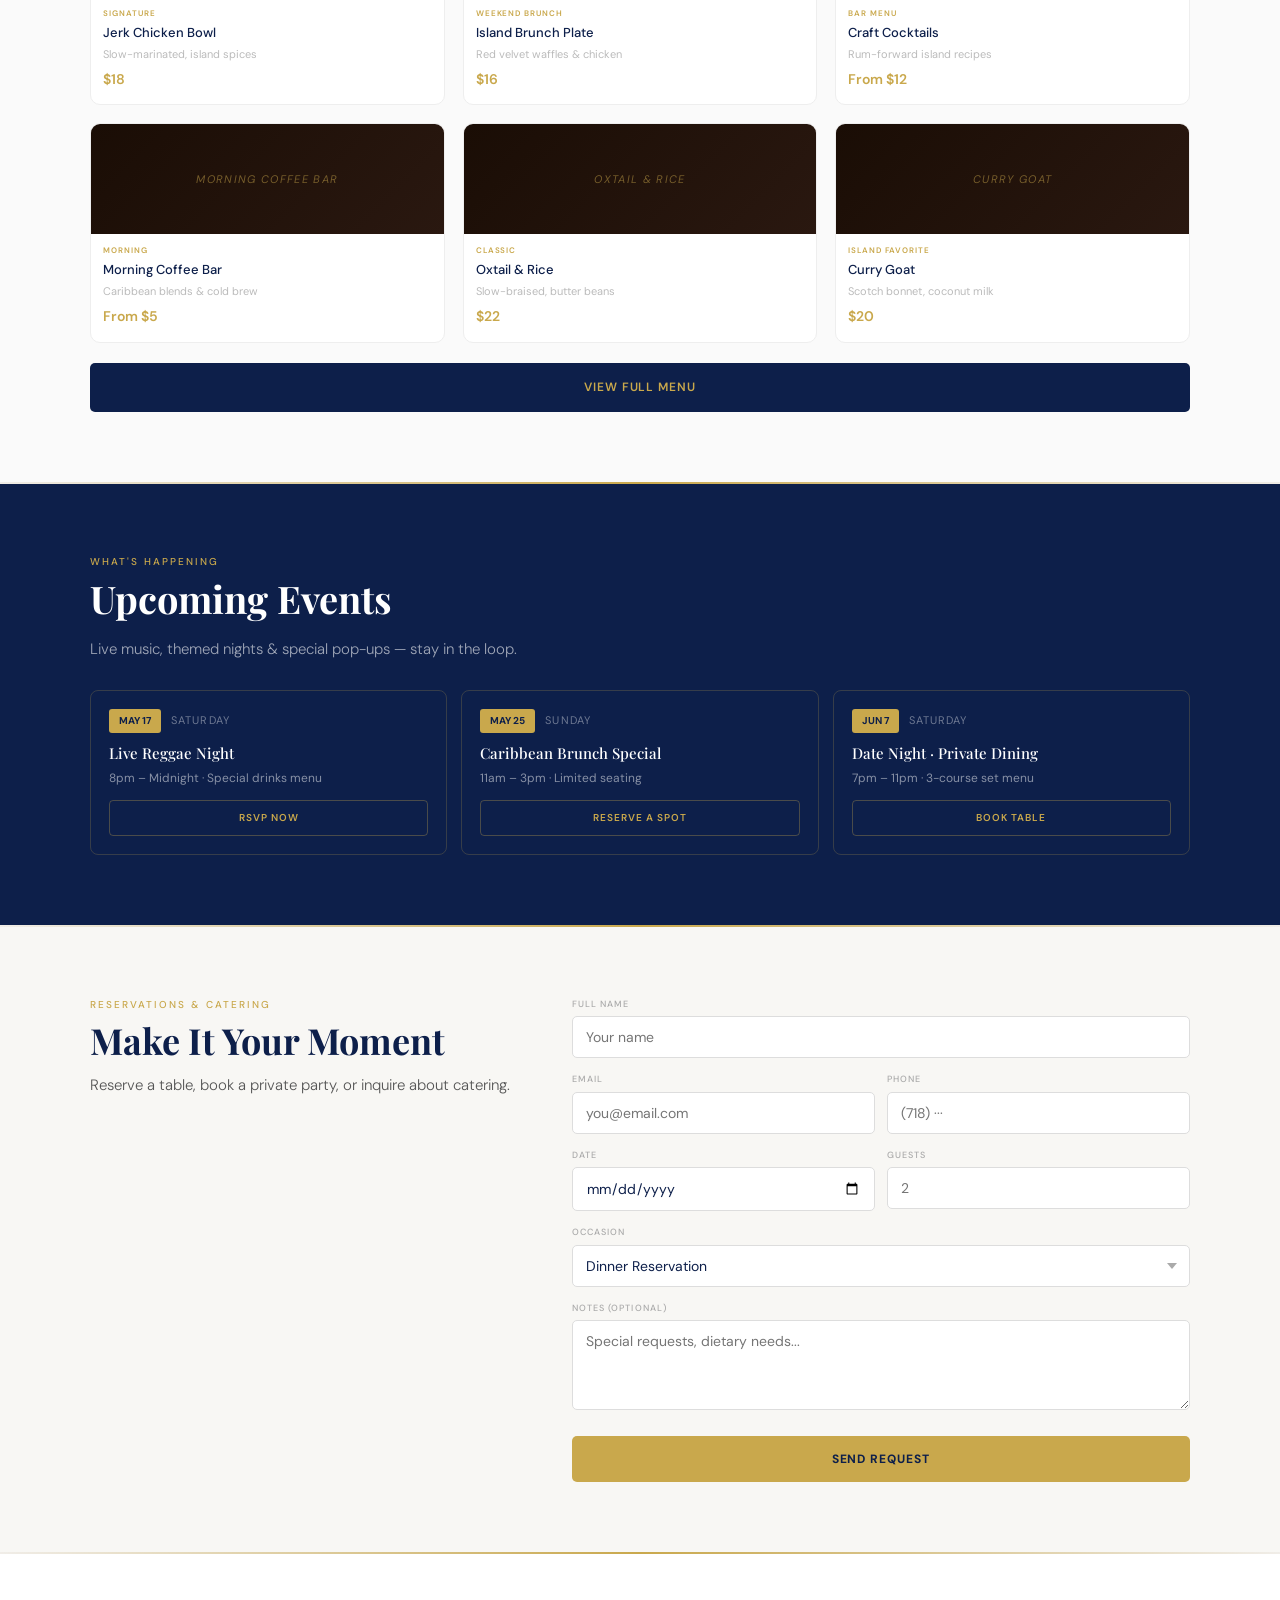
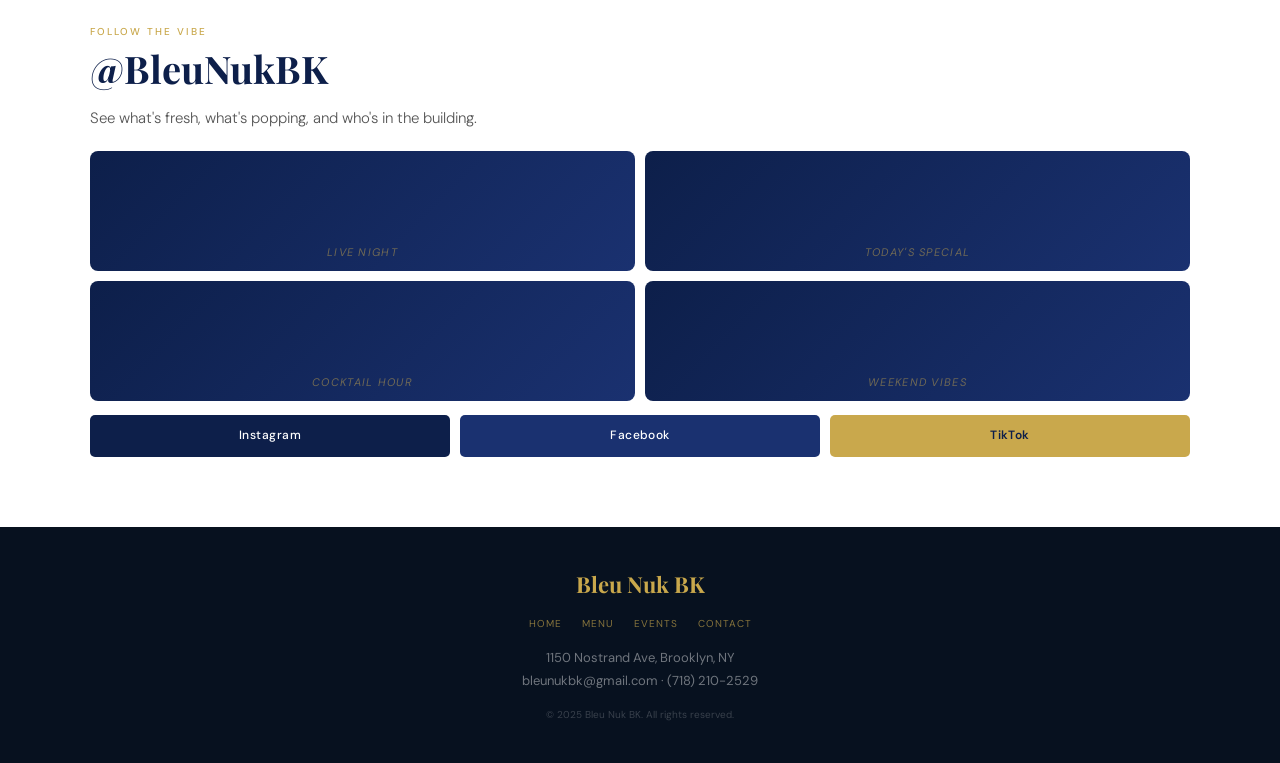
<file: preview.html>
<!DOCTYPE html>
<html lang="en">
<head>
  <meta charset="UTF-8"/>
  <meta name="viewport" content="width=device-width, initial-scale=1.0"/>
  <title>Bleu Nuk BK — Restaurant &amp; Cocktail Bar · Brooklyn, NY</title>
  <meta name="description" content="Caribbean soul food restaurant and cocktail bar in Brooklyn, NY. Fresh herbs, island spices, good vibes. Reserve a table today."/>
  <link rel="preconnect" href="https://fonts.googleapis.com"/>
  <link rel="preconnect" href="https://fonts.gstatic.com" crossorigin/>
  <link href="https://fonts.googleapis.com/css2?family=Playfair+Display:ital,wght@0,400;0,700;1,400&family=DM+Sans:wght@300;400;500&display=swap" rel="stylesheet"/>
  <style>
/* ── RESET & BASE ── */
*, *::before, *::after { box-sizing: border-box; margin: 0; padding: 0; }

:root {
  --navy: #0D1F4A;
  --gold: #C9A84C;
  --dark: #07111F;
  --cream: #f0ede8;
  --light: #f8f7f4;
  --body-text: #555;
}

html { scroll-behavior: smooth; }

body {
  background: var(--cream);
  font-family: 'DM Sans', sans-serif;
  color: var(--body-text);
  line-height: 1.6;
}

a { text-decoration: none; color: inherit; }
img { display: block; width: 100%; height: 100%; object-fit: cover; }

/* ── CONTAINER ── */
.container {
  width: 100%;
  max-width: 1140px;
  margin: 0 auto;
  padding: 0 20px;
}

/* ── TYPOGRAPHY UTILITIES ── */
.lbl {
  font-size: 10px;
  letter-spacing: .2em;
  text-transform: uppercase;
  color: var(--gold);
  font-weight: 500;
  margin-bottom: 6px;
  display: block;
}

.body-txt {
  font-size: 15px;
  line-height: 1.75;
  color: var(--body-text);
  font-weight: 300;
}

/* ── UTILITIES ── */
.gold-line {
  height: 2px;
  background: linear-gradient(90deg, transparent, var(--gold), transparent);
}

/* ── NAV ── */
.nav {
  position: sticky;
  top: 0;
  z-index: 100;
  background: var(--navy);
  box-shadow: 0 2px 20px rgba(0,0,0,.3);
}

.nav-inner {
  display: flex;
  align-items: center;
  justify-content: space-between;
  padding: 14px 20px;
  max-width: 1140px;
  margin: 0 auto;
}

.nav-brand {
  color: var(--gold);
  font-family: 'Playfair Display', serif;
  font-size: 20px;
  font-weight: 700;
  line-height: 1.1;
}

.nav-brand small {
  display: block;
  font-size: 9px;
  color: rgba(201,168,76,.6);
  font-family: 'DM Sans', sans-serif;
  font-weight: 300;
  letter-spacing: .12em;
  text-transform: uppercase;
}

.nav-links {
  display: flex;
  gap: 24px;
  align-items: center;
}

.nav-links a {
  color: rgba(201,168,76,.85);
  font-size: 11px;
  font-weight: 500;
  letter-spacing: .08em;
  text-transform: uppercase;
  transition: color .2s;
}

.nav-links a:hover { color: var(--gold); }

.nav-links .res {
  background: var(--gold);
  color: var(--navy);
  padding: 8px 18px;
  border-radius: 4px;
  font-weight: 600;
  transition: opacity .2s;
}

.nav-links .res:hover { opacity: .88; color: var(--navy); }

/* hamburger — hidden on desktop */
.nav-toggle {
  display: none;
  flex-direction: column;
  gap: 5px;
  background: none;
  border: none;
  cursor: pointer;
  padding: 4px;
}

.nav-toggle span {
  display: block;
  width: 22px;
  height: 2px;
  background: var(--gold);
  border-radius: 2px;
  transition: transform .25s, opacity .25s;
}

/* ── HERO ── */
.hero {
  position: relative;
  min-height: 560px;
  display: flex;
  align-items: flex-end;
  overflow: hidden;
}

.hero-bg {
  position: absolute;
  inset: 0;
}

.hero-placeholder {
  width: 100%;
  height: 100%;
  background: linear-gradient(135deg, #1a0a2e 0%, #0d1f4a 50%, #2a0a0a 100%);
}

/* when a real photo is swapped in: */
.hero-bg img {
  width: 100%;
  height: 100%;
  object-fit: cover;
}

.hero-overlay {
  position: absolute;
  inset: 0;
  background: linear-gradient(to top, rgba(13,31,74,.92) 0%, rgba(13,31,74,.3) 55%, transparent 100%);
}

.hero-content {
  position: relative;
  z-index: 1;
  padding: 60px 20px 56px;
  max-width: 1140px;
  margin: 0 auto;
  width: 100%;
}

.hero-content h1 {
  font-family: 'Playfair Display', serif;
  font-size: clamp(32px, 5vw, 58px);
  font-weight: 700;
  color: #fff;
  line-height: 1.12;
  margin-bottom: 14px;
}

.hero-content h1 em {
  color: var(--gold);
  font-style: italic;
}

.hero-sub {
  color: rgba(255,255,255,.72);
  font-size: 15px;
  line-height: 1.6;
  margin-bottom: 28px;
  font-weight: 300;
  max-width: 460px;
}

.hero-btns { display: flex; gap: 12px; flex-wrap: wrap; }

.btn-gold {
  background: var(--gold);
  color: var(--navy);
  font-size: 12px;
  font-weight: 600;
  padding: 13px 24px;
  border-radius: 4px;
  border: none;
  cursor: pointer;
  font-family: 'DM Sans', sans-serif;
  letter-spacing: .05em;
  text-transform: uppercase;
  transition: opacity .2s;
  display: inline-block;
}

.btn-gold:hover { opacity: .88; color: var(--navy); }

.btn-out {
  background: transparent;
  color: #fff;
  font-size: 12px;
  font-weight: 500;
  padding: 13px 24px;
  border-radius: 4px;
  border: 1px solid rgba(255,255,255,.4);
  cursor: pointer;
  font-family: 'DM Sans', sans-serif;
  letter-spacing: .05em;
  text-transform: uppercase;
  transition: border-color .2s, color .2s;
  display: inline-block;
}

.btn-out:hover { border-color: rgba(255,255,255,.8); color: #fff; }

/* ── VIBES ── */
.vibes {
  background: var(--navy);
  padding: 14px 0;
}

.vibes-inner {
  display: flex;
  gap: 8px;
  flex-wrap: wrap;
  align-items: center;
}

.pill {
  background: rgba(201,168,76,.1);
  border: 1px solid rgba(201,168,76,.28);
  color: var(--gold);
  font-size: 10px;
  letter-spacing: .1em;
  padding: 6px 14px;
  border-radius: 20px;
  text-transform: uppercase;
  font-weight: 500;
}

/* ── SECTIONS ── */
.sec {
  background: #fff;
  padding: 70px 0;
}

.sec-light { background: #fafafa; }

.sec-dk {
  background: var(--navy);
  padding: 70px 0;
}

.sec h2,
.sec-light h2 {
  font-family: 'Playfair Display', serif;
  font-size: clamp(24px, 3.5vw, 38px);
  font-weight: 700;
  color: var(--navy);
  line-height: 1.2;
  margin-bottom: 14px;
}

.sec-dk h2 {
  font-family: 'Playfair Display', serif;
  font-size: clamp(24px, 3.5vw, 38px);
  font-weight: 700;
  color: #fff;
  line-height: 1.2;
  margin-bottom: 14px;
}

.sec-dk .body-txt { color: rgba(255,255,255,.6); }

/* ── ABOUT ── */
.about-grid {
  display: grid;
  grid-template-columns: 1fr;
  gap: 40px;
  align-items: center;
}

@media (min-width: 768px) {
  .about-grid { grid-template-columns: 1fr 1fr; }
}

.about-img-wrap { width: 100%; }

.about-img {
  width: 100%;
  border-radius: 10px;
  overflow: hidden;
}

.about-img-placeholder {
  height: 320px;
  background: linear-gradient(135deg, #1a1005 0%, #2a1810 50%, #1a0d05 100%);
  display: flex;
  align-items: center;
  justify-content: center;
}

.img-label {
  color: rgba(201,168,76,.5);
  font-size: 11px;
  letter-spacing: .12em;
  text-transform: uppercase;
  font-style: italic;
}

.stats {
  display: grid;
  grid-template-columns: 1fr 1fr;
  gap: 10px;
  margin-top: 24px;
}

.stat {
  background: var(--light);
  border-radius: 8px;
  padding: 18px;
  text-align: center;
}

.stat-n {
  font-family: 'Playfair Display', serif;
  font-size: 28px;
  font-weight: 700;
  color: var(--navy);
}

.stat-l {
  font-size: 9px;
  color: #aaa;
  letter-spacing: .1em;
  text-transform: uppercase;
  margin-top: 3px;
}

/* ── MENU ── */
.menu-grid {
  display: grid;
  grid-template-columns: 1fr 1fr;
  gap: 12px;
  margin: 22px 0 0;
}

@media (min-width: 640px) {
  .menu-grid { grid-template-columns: repeat(3, 1fr); }
}

@media (min-width: 900px) {
  .menu-grid { grid-template-columns: repeat(3, 1fr); gap: 18px; }
}

.mc {
  border-radius: 10px;
  overflow: hidden;
  background: #fff;
  border: 1px solid #eee;
  transition: box-shadow .2s, transform .2s;
}

.mc:hover {
  box-shadow: 0 8px 28px rgba(0,0,0,.1);
  transform: translateY(-2px);
}

.mc-img {
  width: 100%;
  height: 110px;
  object-fit: cover;
  display: block;
}

.mc-img-placeholder {
  background: linear-gradient(135deg, #1a0d05 0%, #2a1810 100%);
  display: flex;
  align-items: center;
  justify-content: center;
}

.mc-info { padding: 10px 12px 14px; }

.mc-tag {
  font-size: 8px;
  letter-spacing: .12em;
  text-transform: uppercase;
  color: var(--gold);
  font-weight: 600;
  margin-bottom: 3px;
}

.mc-name {
  font-size: 13px;
  font-weight: 500;
  color: var(--navy);
  margin-bottom: 3px;
}

.mc-desc {
  font-size: 11px;
  color: #bbb;
  line-height: 1.4;
  margin-bottom: 6px;
}

.mc-price {
  font-size: 14px;
  color: var(--gold);
  font-weight: 600;
}

.view-btn {
  display: block;
  width: 100%;
  background: var(--navy);
  color: var(--gold);
  font-size: 12px;
  font-weight: 600;
  padding: 15px;
  border-radius: 5px;
  border: none;
  text-align: center;
  letter-spacing: .08em;
  text-transform: uppercase;
  cursor: pointer;
  margin-top: 20px;
  font-family: 'DM Sans', sans-serif;
  transition: opacity .2s;
}

.view-btn:hover { opacity: .88; color: var(--gold); }

/* ── EVENTS ── */
.events-grid {
  display: grid;
  grid-template-columns: 1fr;
  gap: 14px;
}

@media (min-width: 640px) {
  .events-grid { grid-template-columns: repeat(3, 1fr); }
}

.ev {
  border-radius: 8px;
  border: 1px solid rgba(201,168,76,.22);
  padding: 18px;
  transition: border-color .2s;
}

.ev:hover { border-color: rgba(201,168,76,.5); }

.ev-date {
  display: flex;
  align-items: center;
  gap: 10px;
  margin-bottom: 8px;
}

.ev-badge {
  background: var(--gold);
  color: var(--navy);
  font-size: 10px;
  font-weight: 700;
  padding: 4px 10px;
  border-radius: 3px;
  text-transform: uppercase;
}

.ev-mo {
  color: rgba(255,255,255,.4);
  font-size: 11px;
  text-transform: uppercase;
  letter-spacing: .1em;
}

.ev-title {
  color: #fff;
  font-size: 15px;
  font-weight: 500;
  margin-bottom: 4px;
  font-family: 'Playfair Display', serif;
}

.ev-detail {
  color: rgba(255,255,255,.5);
  font-size: 12px;
}

.ev-rsvp {
  display: block;
  margin-top: 12px;
  text-align: center;
  background: transparent;
  color: var(--gold);
  font-size: 10px;
  font-weight: 600;
  padding: 9px;
  border-radius: 4px;
  border: 1px solid rgba(201,168,76,.32);
  text-transform: uppercase;
  letter-spacing: .1em;
  cursor: pointer;
  width: 100%;
  font-family: 'DM Sans', sans-serif;
  transition: background .2s, color .2s;
}

.ev-rsvp:hover {
  background: var(--gold);
  color: var(--navy);
}

/* ── BOOKING ── */
.book { background: var(--light); padding: 70px 0; }

.book-inner {
  display: grid;
  grid-template-columns: 1fr;
  gap: 40px;
}

@media (min-width: 768px) {
  .book-inner { grid-template-columns: 1fr 1.4fr; align-items: start; }
}

.book-header h2 {
  font-family: 'Playfair Display', serif;
  font-size: clamp(24px, 3.5vw, 36px);
  font-weight: 700;
  color: var(--navy);
  line-height: 1.2;
  margin-bottom: 10px;
}

.book-form { }

.fg { margin-bottom: 14px; }

.fg label {
  display: block;
  font-size: 9px;
  color: #aaa;
  letter-spacing: .12em;
  text-transform: uppercase;
  margin-bottom: 5px;
  font-weight: 500;
}

.inp {
  width: 100%;
  background: #fff;
  border: 1px solid #ddd;
  border-radius: 5px;
  padding: 11px 13px;
  font-size: 14px;
  color: var(--navy);
  font-family: 'DM Sans', sans-serif;
  transition: border-color .2s;
  appearance: none;
  -webkit-appearance: none;
}

.inp:focus { outline: none; border-color: var(--gold); }

select.inp {
  background-image: url("data:image/svg+xml,%3Csvg xmlns='http://www.w3.org/2000/svg' width='10' height='6'%3E%3Cpath d='M0 0l5 6 5-6z' fill='%23aaa'/%3E%3C/svg%3E");
  background-repeat: no-repeat;
  background-position: right 12px center;
  padding-right: 32px;
  cursor: pointer;
}

textarea.inp { resize: vertical; min-height: 90px; }

.form-row {
  display: grid;
  grid-template-columns: 1fr 1fr;
  gap: 12px;
}

.sub-btn {
  width: 100%;
  background: var(--gold);
  color: var(--navy);
  border: none;
  border-radius: 5px;
  padding: 15px;
  font-size: 12px;
  font-weight: 700;
  letter-spacing: .08em;
  text-transform: uppercase;
  cursor: pointer;
  margin-top: 4px;
  font-family: 'DM Sans', sans-serif;
  transition: opacity .2s;
}

.sub-btn:hover { opacity: .88; }

.form-success {
  text-align: center;
  color: #2e7d32;
  font-size: 13px;
  font-weight: 500;
  margin-top: 12px;
  padding: 12px;
  background: #e8f5e9;
  border-radius: 4px;
}

/* ── SOCIAL ── */
.soc-grid {
  display: grid;
  grid-template-columns: 1fr 1fr;
  gap: 10px;
  margin-top: 20px;
}

.soc-tile {
  height: 120px;
  border-radius: 8px;
  background: linear-gradient(135deg, var(--navy) 0%, #1a3170 100%);
  display: flex;
  align-items: flex-end;
  justify-content: center;
  padding-bottom: 10px;
  overflow: hidden;
  cursor: pointer;
  transition: opacity .2s;
}

.soc-tile:hover { opacity: .85; }

.follow-row {
  display: flex;
  gap: 10px;
  margin-top: 14px;
  flex-wrap: wrap;
}

.fbtn {
  flex: 1;
  min-width: 90px;
  text-align: center;
  padding: 11px 12px;
  border-radius: 5px;
  font-size: 12px;
  font-weight: 500;
  border: none;
  cursor: pointer;
  font-family: 'DM Sans', sans-serif;
  letter-spacing: .04em;
  transition: opacity .2s;
  display: inline-block;
}

.fbtn:hover { opacity: .85; }
.f-ig { background: var(--navy); color: #fff; }
.f-fb { background: #1a3170; color: #fff; }
.f-tt { background: var(--gold); color: var(--navy); font-weight: 600; }

/* ── FOOTER ── */
.footer { background: var(--dark); padding: 40px 0; }

.footer-inner { text-align: center; }

.footer-logo {
  color: var(--gold);
  font-family: 'Playfair Display', serif;
  font-size: 22px;
  font-weight: 700;
  margin-bottom: 14px;
}

.footer-links {
  display: flex;
  justify-content: center;
  gap: 20px;
  margin-bottom: 14px;
  flex-wrap: wrap;
}

.footer-links a {
  color: rgba(201,168,76,.65);
  font-size: 10px;
  letter-spacing: .1em;
  text-transform: uppercase;
  transition: color .2s;
}

.footer-links a:hover { color: var(--gold); }

.footer p {
  color: rgba(255,255,255,.42);
  font-size: 13px;
  line-height: 1.8;
}

.footer p a {
  color: rgba(255,255,255,.42);
  transition: color .2s;
}

.footer p a:hover { color: var(--gold); }

.footer-copy {
  color: rgba(255,255,255,.2);
  font-size: 10px;
  margin-top: 14px;
}

/* ── MOBILE NAV ── */
@media (max-width: 600px) {
  .nav-toggle { display: flex; }

  .nav-links {
    position: absolute;
    top: 100%;
    left: 0;
    right: 0;
    background: var(--navy);
    flex-direction: column;
    align-items: stretch;
    gap: 0;
    padding: 0;
    max-height: 0;
    overflow: hidden;
    transition: max-height .3s ease, padding .3s;
    border-top: 1px solid rgba(201,168,76,.15);
    box-shadow: 0 8px 20px rgba(0,0,0,.3);
  }

  .nav-links.open {
    max-height: 300px;
    padding: 8px 0;
  }

  .nav-links a {
    padding: 12px 20px;
    display: block;
    font-size: 12px;
    border-radius: 0;
  }

  .nav-links .res {
    margin: 8px 20px;
    border-radius: 4px;
    display: block;
    text-align: center;
  }

  .nav { position: relative; }

  .form-row { grid-template-columns: 1fr; }
}

@media (max-width: 480px) {
  .stats { grid-template-columns: 1fr 1fr; }
  .menu-grid { grid-template-columns: 1fr 1fr; }
  .follow-row { flex-direction: column; }
  .fbtn { min-width: unset; }
}

</style>
</head>
<body>

  <!-- NAV -->
  <header class="nav" id="nav">
    <div class="nav-inner">
      <a href="#" class="nav-brand">
        Bleu Nuk BK
        <small>Restaurant &amp; Cocktail Bar</small>
      </a>
      <button class="nav-toggle" id="navToggle" aria-label="Toggle menu">
        <span></span><span></span><span></span>
      </button>
      <nav class="nav-links" id="navLinks">
        <a href="#about">About</a>
        <a href="#menu">Menu</a>
        <a href="#events">Events</a>
        <a href="#book" class="res">Reserve</a>
      </nav>
    </div>
  </header>

  <!-- HERO -->
  <section class="hero" id="home">
    <div class="hero-bg">
      <!-- Replace this div with <img src="hero-photo.jpg" alt="Bleu Nuk BK interior"> when photo is ready -->
      <div class="hero-placeholder"></div>
    </div>
    <div class="hero-overlay"></div>
    <div class="hero-content container">
      <p class="lbl">Brooklyn, NY · Caribbean Soul</p>
      <h1>Where the Food<br>Speaks <em>From the Heart</em></h1>
      <p class="hero-sub">Fresh herbs. Island spices. Good vibes.<br>Come unwind — the table is ready.</p>
      <div class="hero-btns">
        <a href="#book" class="btn-gold">Reserve a Table</a>
        <a href="#menu" class="btn-out">View Menu</a>
      </div>
    </div>
  </section>

  <!-- VIBE PILLS -->
  <div class="vibes">
    <div class="container vibes-inner">
      <span class="pill">Live Music</span>
      <span class="pill">Brunch</span>
      <span class="pill">Date Night</span>
      <span class="pill">Catering</span>
      <span class="pill">Takeout</span>
    </div>
  </div>
  <div class="gold-line"></div>

  <!-- ABOUT -->
  <section class="sec" id="about">
    <div class="container about-grid">
      <div class="about-text">
        <p class="lbl">Our Story</p>
        <h2>Rooted in the Caribbean,<br>Made in Brooklyn</h2>
        <p class="body-txt">Bleu Nuk BK is where Jamaica meets Trinidad and Tobago, right in the heart of Brooklyn. Every dish is crafted with fresh herbs and bold spices — the kind of cooking that comes straight from the heart. Pull up a chair, let the music find you, and stay a while.</p>
        <div class="stats">
          <div class="stat">
            <div class="stat-n">2+</div>
            <div class="stat-l">Years Serving BK</div>
          </div>
          <div class="stat">
            <div class="stat-n">100%</div>
            <div class="stat-l">Fresh Ingredients</div>
          </div>
          <div class="stat">
            <div class="stat-n">5★</div>
            <div class="stat-l">Community Rating</div>
          </div>
          <div class="stat">
            <div class="stat-n">∞</div>
            <div class="stat-l">Good Vibes</div>
          </div>
        </div>
      </div>
      <div class="about-img-wrap">
        <!-- Replace with <img class="about-img" src="interior-photo.jpg" alt="Bleu Nuk BK Interior"> -->
        <div class="about-img about-img-placeholder">
          <div class="img-label">Interior Photo</div>
        </div>
      </div>
    </div>
  </section>
  <div class="gold-line"></div>

  <!-- MENU HIGHLIGHTS -->
  <section class="sec sec-light" id="menu">
    <div class="container">
      <p class="lbl">Menu Highlights</p>
      <h2>Taste the Islands</h2>
      <p class="body-txt">From morning brunch to evening bites — every plate tells a story.</p>
      <div class="menu-grid">

        <div class="mc">
          <!-- Replace with <img src="jerk-chicken.jpg" alt="Jerk Chicken Bowl"> -->
          <div class="mc-img mc-img-placeholder">
            <div class="img-label">Jerk Chicken Bowl</div>
          </div>
          <div class="mc-info">
            <div class="mc-tag">Signature</div>
            <div class="mc-name">Jerk Chicken Bowl</div>
            <div class="mc-desc">Slow-marinated, island spices</div>
            <div class="mc-price">$18</div>
          </div>
        </div>

        <div class="mc">
          <!-- Replace with <img src="brunch-plate.jpg" alt="Island Brunch Plate"> -->
          <div class="mc-img mc-img-placeholder">
            <div class="img-label">Island Brunch Plate</div>
          </div>
          <div class="mc-info">
            <div class="mc-tag">Weekend Brunch</div>
            <div class="mc-name">Island Brunch Plate</div>
            <div class="mc-desc">Red velvet waffles &amp; chicken</div>
            <div class="mc-price">$16</div>
          </div>
        </div>

        <div class="mc">
          <!-- Replace with <img src="cocktails.jpg" alt="Craft Cocktails"> -->
          <div class="mc-img mc-img-placeholder">
            <div class="img-label">Craft Cocktails</div>
          </div>
          <div class="mc-info">
            <div class="mc-tag">Bar Menu</div>
            <div class="mc-name">Craft Cocktails</div>
            <div class="mc-desc">Rum-forward island recipes</div>
            <div class="mc-price">From $12</div>
          </div>
        </div>

        <div class="mc">
          <!-- Replace with <img src="coffee.jpg" alt="Morning Coffee Bar"> -->
          <div class="mc-img mc-img-placeholder">
            <div class="img-label">Morning Coffee Bar</div>
          </div>
          <div class="mc-info">
            <div class="mc-tag">Morning</div>
            <div class="mc-name">Morning Coffee Bar</div>
            <div class="mc-desc">Caribbean blends &amp; cold brew</div>
            <div class="mc-price">From $5</div>
          </div>
        </div>

        <div class="mc">
          <div class="mc-img mc-img-placeholder">
            <div class="img-label">Oxtail &amp; Rice</div>
          </div>
          <div class="mc-info">
            <div class="mc-tag">Classic</div>
            <div class="mc-name">Oxtail &amp; Rice</div>
            <div class="mc-desc">Slow-braised, butter beans</div>
            <div class="mc-price">$22</div>
          </div>
        </div>

        <div class="mc">
          <div class="mc-img mc-img-placeholder">
            <div class="img-label">Curry Goat</div>
          </div>
          <div class="mc-info">
            <div class="mc-tag">Island Favorite</div>
            <div class="mc-name">Curry Goat</div>
            <div class="mc-desc">Scotch bonnet, coconut milk</div>
            <div class="mc-price">$20</div>
          </div>
        </div>

      </div>
      <a href="#book" class="view-btn">View Full Menu</a>
    </div>
  </section>
  <div class="gold-line"></div>

  <!-- EVENTS -->
  <section class="sec-dk" id="events">
    <div class="container">
      <p class="lbl">What's Happening</p>
      <h2>Upcoming Events</h2>
      <p class="body-txt" style="margin-bottom:28px">Live music, themed nights &amp; special pop-ups — stay in the loop.</p>
      <div class="events-grid">

        <div class="ev">
          <div class="ev-date">
            <span class="ev-badge">May 17</span>
            <span class="ev-mo">Saturday</span>
          </div>
          <div class="ev-title">Live Reggae Night</div>
          <div class="ev-detail">8pm – Midnight · Special drinks menu</div>
          <a href="#book" class="ev-rsvp">RSVP Now</a>
        </div>

        <div class="ev">
          <div class="ev-date">
            <span class="ev-badge">May 25</span>
            <span class="ev-mo">Sunday</span>
          </div>
          <div class="ev-title">Caribbean Brunch Special</div>
          <div class="ev-detail">11am – 3pm · Limited seating</div>
          <a href="#book" class="ev-rsvp">Reserve a Spot</a>
        </div>

        <div class="ev">
          <div class="ev-date">
            <span class="ev-badge">Jun 7</span>
            <span class="ev-mo">Saturday</span>
          </div>
          <div class="ev-title">Date Night · Private Dining</div>
          <div class="ev-detail">7pm – 11pm · 3-course set menu</div>
          <a href="#book" class="ev-rsvp">Book Table</a>
        </div>

      </div>
    </div>
  </section>
  <div class="gold-line"></div>

  <!-- BOOKING -->
  <section class="book" id="book">
    <div class="container book-inner">
      <div class="book-header">
        <p class="lbl">Reservations &amp; Catering</p>
        <h2>Make It Your Moment</h2>
        <p class="body-txt">Reserve a table, book a private party, or inquire about catering.</p>
      </div>
      <form class="book-form" id="bookForm" novalidate>
        <div class="fg">
          <label for="name">Full Name</label>
          <input class="inp" id="name" name="name" type="text" placeholder="Your name" required/>
        </div>
        <div class="form-row">
          <div class="fg">
            <label for="email">Email</label>
            <input class="inp" id="email" name="email" type="email" placeholder="you@email.com" required/>
          </div>
          <div class="fg">
            <label for="phone">Phone</label>
            <input class="inp" id="phone" name="phone" type="tel" placeholder="(718) ···"/>
          </div>
        </div>
        <div class="form-row">
          <div class="fg">
            <label for="date">Date</label>
            <input class="inp" id="date" name="date" type="date" required/>
          </div>
          <div class="fg">
            <label for="guests">Guests</label>
            <input class="inp" id="guests" name="guests" type="number" placeholder="2" min="1" max="50"/>
          </div>
        </div>
        <div class="fg">
          <label for="occasion">Occasion</label>
          <select class="inp" id="occasion" name="occasion">
            <option value="dinner">Dinner Reservation</option>
            <option value="brunch">Brunch</option>
            <option value="party">Private Party</option>
            <option value="catering">Catering Inquiry</option>
          </select>
        </div>
        <div class="fg">
          <label for="notes">Notes (optional)</label>
          <textarea class="inp" id="notes" name="notes" rows="3" placeholder="Special requests, dietary needs..."></textarea>
        </div>
        <button type="submit" class="sub-btn">Send Request</button>
        <p class="form-success" id="formSuccess" hidden>Thanks! We'll be in touch within 24 hours.</p>
      </form>
    </div>
  </section>
  <div class="gold-line"></div>

  <!-- SOCIAL -->
  <section class="sec" id="social">
    <div class="container">
      <p class="lbl">Follow the Vibe</p>
      <h2>@BleuNukBK</h2>
      <p class="body-txt">See what's fresh, what's popping, and who's in the building.</p>
      <div class="soc-grid">
        <div class="soc-tile">
          <div class="img-label">Live Night</div>
        </div>
        <div class="soc-tile">
          <div class="img-label">Today's Special</div>
        </div>
        <div class="soc-tile">
          <div class="img-label">Cocktail Hour</div>
        </div>
        <div class="soc-tile">
          <div class="img-label">Weekend Vibes</div>
        </div>
      </div>
      <div class="follow-row">
        <a href="https://www.instagram.com/bleunukbk" target="_blank" rel="noopener" class="fbtn f-ig">Instagram</a>
        <a href="https://www.facebook.com/bleunukbk" target="_blank" rel="noopener" class="fbtn f-fb">Facebook</a>
        <a href="https://www.tiktok.com/@bleunukbk" target="_blank" rel="noopener" class="fbtn f-tt">TikTok</a>
      </div>
    </div>
  </section>

  <!-- FOOTER -->
  <footer class="footer">
    <div class="container footer-inner">
      <div class="footer-logo">Bleu Nuk BK</div>
      <nav class="footer-links">
        <a href="#home">Home</a>
        <a href="#menu">Menu</a>
        <a href="#events">Events</a>
        <a href="#book">Contact</a>
      </nav>
      <p>1150 Nostrand Ave, Brooklyn, NY<br>
        <a href="mailto:bleunukbk@gmail.com">bleunukbk@gmail.com</a> ·
        <a href="tel:+17182102529">(718) 210-2529</a>
      </p>
      <div class="footer-copy">© 2025 Bleu Nuk BK. All rights reserved.</div>
    </div>
  </footer>

  <script>
// Mobile nav toggle
const navToggle = document.getElementById('navToggle');
const navLinks = document.getElementById('navLinks');

navToggle.addEventListener('click', () => {
  navLinks.classList.toggle('open');
  const isOpen = navLinks.classList.contains('open');
  navToggle.setAttribute('aria-expanded', isOpen);
  const spans = navToggle.querySelectorAll('span');
  if (isOpen) {
    spans[0].style.transform = 'translateY(7px) rotate(45deg)';
    spans[1].style.opacity = '0';
    spans[2].style.transform = 'translateY(-7px) rotate(-45deg)';
  } else {
    spans.forEach(s => { s.style.transform = ''; s.style.opacity = ''; });
  }
});

// Close nav on link click
navLinks.querySelectorAll('a').forEach(a => {
  a.addEventListener('click', () => {
    navLinks.classList.remove('open');
    navToggle.querySelectorAll('span').forEach(s => { s.style.transform = ''; s.style.opacity = ''; });
  });
});

// Sticky nav shadow on scroll
const nav = document.getElementById('nav');
window.addEventListener('scroll', () => {
  nav.style.boxShadow = window.scrollY > 10 ? '0 4px 24px rgba(0,0,0,.35)' : '';
}, { passive: true });

// Booking form — basic submit handler
document.getElementById('bookForm').addEventListener('submit', e => {
  e.preventDefault();
  const form = e.target;
  const success = document.getElementById('formSuccess');

  // Simple client-side required check
  const required = form.querySelectorAll('[required]');
  let valid = true;
  required.forEach(el => {
    el.style.borderColor = '';
    if (!el.value.trim()) {
      el.style.borderColor = '#e53935';
      valid = false;
    }
  });

  if (!valid) return;

  // Disable button while "sending"
  const btn = form.querySelector('.sub-btn');
  btn.textContent = 'Sending…';
  btn.disabled = true;

  setTimeout(() => {
    btn.textContent = 'Send Request';
    btn.disabled = false;
    form.reset();
    success.hidden = false;
    setTimeout(() => { success.hidden = true; }, 5000);
  }, 900);
});

// Set date input min to today
const dateInput = document.getElementById('date');
if (dateInput) {
  const today = new Date().toISOString().split('T')[0];
  dateInput.min = today;
}

</script>
</body>
</html>
</file>
<file: styles.css>
/* ── RESET & BASE ── */
*, *::before, *::after { box-sizing: border-box; margin: 0; padding: 0; }

:root {
  --navy: #0D1F4A;
  --navy-mid: #152b64;
  --gold: #C9A84C;
  --gold-light: #e2c06a;
  --dark: #07111F;
  --cream: #f5f2ed;
  --light: #faf8f4;
  --white: #ffffff;
  --body-text: #4a4849;
  --muted: #888;
  --border: #e8e4de;
}

html { scroll-behavior: smooth; }

body {
  background: var(--cream);
  font-family: 'DM Sans', sans-serif;
  color: var(--body-text);
  line-height: 1.6;
}

a { text-decoration: none; color: inherit; }
img { display: block; width: 100%; height: 100%; object-fit: cover; }

/* ── CONTAINER ── */
.container {
  width: 100%;
  max-width: 1160px;
  margin: 0 auto;
  padding: 0 24px;
}

/* ── TYPOGRAPHY UTILITIES ── */
.lbl {
  font-size: 10px;
  letter-spacing: .22em;
  text-transform: uppercase;
  color: var(--gold);
  font-weight: 600;
  margin-bottom: 10px;
  display: flex;
  align-items: center;
  gap: 10px;
}

.lbl::before {
  content: '';
  display: inline-block;
  width: 28px;
  height: 1px;
  background: var(--gold);
  flex-shrink: 0;
}

.body-txt {
  font-size: 15px;
  line-height: 1.8;
  color: var(--body-text);
  font-weight: 300;
}

/* ── UTILITIES ── */
.gold-line {
  height: 1px;
  background: linear-gradient(90deg, transparent, var(--gold) 30%, var(--gold) 70%, transparent);
  opacity: .35;
}

/* ── NAV ── */
.nav {
  position: sticky;
  top: 0;
  z-index: 100;
  background: rgba(7,17,31,.97);
  backdrop-filter: blur(12px);
  -webkit-backdrop-filter: blur(12px);
  border-bottom: 1px solid rgba(201,168,76,.12);
}

.nav-inner {
  display: flex;
  align-items: center;
  justify-content: space-between;
  padding: 16px 24px;
  max-width: 1160px;
  margin: 0 auto;
}

.nav-brand {
  color: var(--gold);
  font-family: 'Playfair Display', serif;
  font-size: 21px;
  font-weight: 700;
  line-height: 1.1;
  letter-spacing: .01em;
}

.nav-brand small {
  display: block;
  font-size: 8.5px;
  color: rgba(201,168,76,.5);
  font-family: 'DM Sans', sans-serif;
  font-weight: 400;
  letter-spacing: .18em;
  text-transform: uppercase;
  margin-top: 1px;
}

.nav-links {
  display: flex;
  gap: 28px;
  align-items: center;
}

.nav-links a {
  color: rgba(240,230,210,.7);
  font-size: 10.5px;
  font-weight: 500;
  letter-spacing: .1em;
  text-transform: uppercase;
  transition: color .2s;
}

.nav-links a:hover { color: var(--gold-light); }

.nav-links .res {
  background: var(--gold);
  color: var(--navy);
  padding: 9px 20px;
  border-radius: 3px;
  font-weight: 700;
  font-size: 10px;
  letter-spacing: .1em;
  transition: background .2s, transform .15s;
}

.nav-links .res:hover {
  background: var(--gold-light);
  color: var(--navy);
  transform: translateY(-1px);
}

/* hamburger */
.nav-toggle {
  display: none;
  flex-direction: column;
  gap: 5px;
  background: none;
  border: none;
  cursor: pointer;
  padding: 4px;
}

.nav-toggle span {
  display: block;
  width: 22px;
  height: 2px;
  background: var(--gold);
  border-radius: 2px;
  transition: transform .25s, opacity .25s;
}

/* ── HERO ── */
.hero {
  position: relative;
  height: 100vh;
  min-height: 600px;
  display: flex;
  align-items: center;
  justify-content: flex-start;
  overflow: hidden;
}

.hero-media {
  position: absolute;
  inset: 0;
  z-index: 0;
}

.hero-video {
  width: 100%;
  height: 100%;
  object-fit: cover;
  display: block;
}

.hero-img {
  width: 100%;
  height: 100%;
  object-fit: cover;
  object-position: center 30%;
  display: block;
  transform: scale(1.04);
  transition: transform 8s ease-out;
}

.hero-img.loaded { transform: scale(1); }

.hero-video-fallback {
  position: absolute;
  inset: 0;
  background: linear-gradient(135deg, #07111F 0%, #0D1F4A 50%, #1a0d05 100%);
  z-index: -1;
}

.hero-overlay {
  position: absolute;
  inset: 0;
  z-index: 1;
  background:
    linear-gradient(105deg, rgba(7,17,31,.92) 0%, rgba(7,17,31,.55) 55%, rgba(7,17,31,.15) 100%),
    linear-gradient(to top, rgba(7,17,31,.75) 0%, transparent 45%);
}

.hero-content {
  position: relative;
  z-index: 2;
  padding: 0 24px;
  max-width: 1160px;
  margin: 0 auto;
  width: 100%;
}

.hero-content .lbl {
  color: var(--gold-light);
  margin-bottom: 18px;
}

.hero-content .lbl::before { background: var(--gold-light); }

.hero-content h1 {
  font-family: 'Playfair Display', serif;
  font-size: clamp(38px, 5.5vw, 70px);
  font-weight: 700;
  color: #fff;
  line-height: 1.08;
  margin-bottom: 20px;
  text-shadow: 0 2px 40px rgba(0,0,0,.3);
  max-width: 660px;
}

.hero-content h1 em {
  color: var(--gold);
  font-style: italic;
}

.hero-sub {
  color: rgba(255,255,255,.68);
  font-size: 16px;
  line-height: 1.7;
  margin-bottom: 36px;
  font-weight: 300;
  max-width: 430px;
  letter-spacing: .01em;
}

.hero-btns { display: flex; gap: 14px; flex-wrap: wrap; }

.btn-gold {
  background: var(--gold);
  color: var(--navy);
  font-size: 11px;
  font-weight: 700;
  padding: 15px 28px;
  border-radius: 3px;
  border: none;
  cursor: pointer;
  font-family: 'DM Sans', sans-serif;
  letter-spacing: .12em;
  text-transform: uppercase;
  transition: background .2s, transform .15s;
  display: inline-block;
}

.btn-gold:hover {
  background: var(--gold-light);
  color: var(--navy);
  transform: translateY(-2px);
}

.btn-out {
  background: transparent;
  color: rgba(255,255,255,.9);
  font-size: 11px;
  font-weight: 500;
  padding: 15px 28px;
  border-radius: 3px;
  border: 1px solid rgba(255,255,255,.3);
  cursor: pointer;
  font-family: 'DM Sans', sans-serif;
  letter-spacing: .12em;
  text-transform: uppercase;
  transition: border-color .2s, color .2s, transform .15s;
  display: inline-block;
}

.btn-out:hover {
  border-color: rgba(255,255,255,.75);
  color: #fff;
  transform: translateY(-2px);
}

/* scroll hint */
.hero-scroll-hint {
  position: absolute;
  bottom: 32px;
  left: 50%;
  transform: translateX(-50%);
  z-index: 2;
  animation: bounceY 2s infinite;
}

.hero-scroll-hint span {
  display: block;
  width: 18px;
  height: 18px;
  border-right: 1.5px solid rgba(201,168,76,.5);
  border-bottom: 1.5px solid rgba(201,168,76,.5);
  transform: rotate(45deg);
}

@keyframes bounceY {
  0%, 100% { transform: translateX(-50%) translateY(0); }
  50% { transform: translateX(-50%) translateY(8px); }
}

/* ── VIBES ── */
.vibes {
  background: var(--dark);
  padding: 18px 0;
  border-bottom: 1px solid rgba(201,168,76,.1);
}

.vibes-inner {
  display: flex;
  gap: 10px;
  flex-wrap: wrap;
  align-items: center;
  justify-content: center;
}

.pill {
  background: rgba(201,168,76,.08);
  border: 1px solid rgba(201,168,76,.22);
  color: rgba(201,168,76,.85);
  font-size: 9.5px;
  letter-spacing: .14em;
  padding: 7px 16px;
  border-radius: 40px;
  text-transform: uppercase;
  font-weight: 500;
  transition: background .2s, border-color .2s, color .2s;
}

.pill:hover {
  background: rgba(201,168,76,.15);
  border-color: rgba(201,168,76,.5);
  color: var(--gold);
}

/* ── SECTIONS ── */
.sec {
  background: var(--white);
  padding: 90px 0;
}

.sec-light { background: var(--light); padding: 90px 0; }

.sec-dk {
  background: var(--navy);
  padding: 90px 0;
  position: relative;
}

.sec-dk::before {
  content: '';
  position: absolute;
  inset: 0;
  background: radial-gradient(ellipse at 80% 50%, rgba(201,168,76,.05) 0%, transparent 65%);
  pointer-events: none;
}

.sec h2,
.sec-light h2 {
  font-family: 'Playfair Display', serif;
  font-size: clamp(26px, 3.8vw, 44px);
  font-weight: 700;
  color: var(--navy);
  line-height: 1.15;
  margin-bottom: 14px;
  letter-spacing: -.01em;
}

.sec-dk h2 {
  font-family: 'Playfair Display', serif;
  font-size: clamp(26px, 3.8vw, 44px);
  font-weight: 700;
  color: #fff;
  line-height: 1.15;
  margin-bottom: 14px;
  letter-spacing: -.01em;
}

.sec-dk .lbl { color: rgba(201,168,76,.8); }
.sec-dk .lbl::before { background: rgba(201,168,76,.8); }
.sec-dk .body-txt { color: rgba(255,255,255,.55); }

/* ── ABOUT ── */
.about-grid {
  display: grid;
  grid-template-columns: 1fr;
  gap: 56px;
  align-items: center;
}

@media (min-width: 768px) {
  .about-grid { grid-template-columns: 1fr 1fr; }
}

.about-text { max-width: 520px; }

.about-img-wrap {
  width: 100%;
  position: relative;
}

.about-img-wrap::before {
  content: '';
  position: absolute;
  inset: -12px -12px 12px 12px;
  border: 1px solid rgba(201,168,76,.25);
  border-radius: 14px;
  pointer-events: none;
  z-index: 0;
}

.about-img {
  width: 100%;
  height: 420px;
  border-radius: 10px;
  overflow: hidden;
  object-fit: cover;
  position: relative;
  z-index: 1;
  display: block;
}

.about-img-placeholder {
  height: 420px;
  background: linear-gradient(135deg, #1a1005 0%, #2a1810 50%, #1a0d05 100%);
  border-radius: 10px;
  display: flex;
  align-items: center;
  justify-content: center;
  position: relative;
  z-index: 1;
}

.img-label {
  color: rgba(201,168,76,.45);
  font-size: 10px;
  letter-spacing: .15em;
  text-transform: uppercase;
  font-style: italic;
}

.stats {
  display: grid;
  grid-template-columns: 1fr 1fr;
  gap: 12px;
  margin-top: 32px;
}

.stat {
  background: var(--light);
  border-radius: 10px;
  padding: 20px 16px;
  text-align: center;
  border: 1px solid var(--border);
  transition: border-color .2s, transform .2s;
}

.stat:hover {
  border-color: rgba(201,168,76,.3);
  transform: translateY(-2px);
}

.stat-n {
  font-family: 'Playfair Display', serif;
  font-size: 32px;
  font-weight: 700;
  color: var(--navy);
  line-height: 1;
}

.stat-l {
  font-size: 9px;
  color: var(--muted);
  letter-spacing: .12em;
  text-transform: uppercase;
  margin-top: 5px;
  font-weight: 500;
}

/* ── MENU ── */
.menu-grid {
  display: grid;
  grid-template-columns: 1fr 1fr;
  gap: 16px;
  margin: 28px 0 0;
}

@media (min-width: 640px) {
  .menu-grid { grid-template-columns: repeat(3, 1fr); }
}

@media (min-width: 900px) {
  .menu-grid { grid-template-columns: repeat(3, 1fr); gap: 20px; }
}

.mc {
  border-radius: 12px;
  overflow: hidden;
  background: var(--white);
  border: 1px solid var(--border);
  transition: box-shadow .3s, transform .3s, border-color .3s;
  position: relative;
}

.mc:hover {
  box-shadow: 0 16px 48px rgba(13,31,74,.12);
  transform: translateY(-4px);
  border-color: rgba(201,168,76,.25);
}

.mc-img {
  width: 100%;
  height: 195px;
  object-fit: cover;
  display: block;
  transition: transform .5s ease;
}

.mc:hover .mc-img { transform: scale(1.07); }

.mc-img-placeholder {
  height: 195px;
  background: linear-gradient(135deg, #1a0d05 0%, #2a1810 100%);
  display: flex;
  align-items: center;
  justify-content: center;
}

.mc-info { padding: 14px 16px 18px; }

.mc-tag {
  font-size: 8px;
  letter-spacing: .14em;
  text-transform: uppercase;
  color: var(--gold);
  font-weight: 700;
  margin-bottom: 5px;
}

.mc-name {
  font-size: 14px;
  font-weight: 600;
  color: var(--navy);
  margin-bottom: 4px;
  line-height: 1.25;
  font-family: 'Playfair Display', serif;
}

.mc-desc {
  font-size: 11.5px;
  color: var(--muted);
  line-height: 1.45;
  margin-bottom: 10px;
}

.mc-price {
  font-size: 15px;
  color: var(--navy);
  font-weight: 700;
  font-family: 'Playfair Display', serif;
}

.view-btn {
  display: block;
  width: 100%;
  background: transparent;
  color: var(--navy);
  font-size: 11px;
  font-weight: 700;
  padding: 15px;
  border-radius: 6px;
  border: 1.5px solid var(--navy);
  text-align: center;
  letter-spacing: .1em;
  text-transform: uppercase;
  cursor: pointer;
  margin-top: 24px;
  font-family: 'DM Sans', sans-serif;
  transition: background .2s, color .2s, transform .15s;
}

.view-btn:hover {
  background: var(--navy);
  color: var(--gold);
  transform: translateY(-1px);
}

/* ── EVENTS ── */
.events-grid {
  display: grid;
  grid-template-columns: 1fr;
  gap: 16px;
}

@media (min-width: 640px) {
  .events-grid { grid-template-columns: repeat(3, 1fr); }
}

.ev {
  border-radius: 10px;
  border: 1px solid rgba(201,168,76,.18);
  padding: 24px 20px;
  transition: border-color .25s, background .25s, transform .25s;
  background: rgba(255,255,255,.03);
  position: relative;
  overflow: hidden;
}

.ev::before {
  content: '';
  position: absolute;
  top: 0;
  left: 0;
  right: 0;
  height: 2px;
  background: linear-gradient(90deg, transparent, var(--gold), transparent);
  opacity: 0;
  transition: opacity .25s;
}

.ev:hover {
  border-color: rgba(201,168,76,.42);
  background: rgba(201,168,76,.04);
  transform: translateY(-3px);
}

.ev:hover::before { opacity: 1; }

.ev-date {
  display: flex;
  align-items: center;
  gap: 12px;
  margin-bottom: 12px;
}

.ev-badge {
  background: var(--gold);
  color: var(--navy);
  font-size: 10px;
  font-weight: 800;
  padding: 5px 12px;
  border-radius: 3px;
  text-transform: uppercase;
  letter-spacing: .05em;
}

.ev-mo {
  color: rgba(255,255,255,.35);
  font-size: 10px;
  text-transform: uppercase;
  letter-spacing: .12em;
  font-weight: 500;
}

.ev-title {
  color: #fff;
  font-size: 16px;
  font-weight: 600;
  margin-bottom: 6px;
  font-family: 'Playfair Display', serif;
  line-height: 1.25;
}

.ev-detail {
  color: rgba(255,255,255,.45);
  font-size: 12px;
  font-weight: 300;
  line-height: 1.5;
}

.ev-rsvp {
  display: block;
  margin-top: 16px;
  text-align: center;
  background: transparent;
  color: var(--gold);
  font-size: 10px;
  font-weight: 700;
  padding: 10px;
  border-radius: 4px;
  border: 1px solid rgba(201,168,76,.3);
  text-transform: uppercase;
  letter-spacing: .12em;
  cursor: pointer;
  width: 100%;
  font-family: 'DM Sans', sans-serif;
  transition: background .2s, color .2s, border-color .2s;
}

.ev-rsvp:hover {
  background: var(--gold);
  color: var(--navy);
  border-color: var(--gold);
}

/* ── BOOKING ── */
.book {
  background: var(--cream);
  padding: 90px 0;
  position: relative;
}

.book::before {
  content: '';
  position: absolute;
  inset: 0;
  background: radial-gradient(ellipse at 20% 50%, rgba(201,168,76,.06) 0%, transparent 60%);
  pointer-events: none;
}

.book-inner {
  display: grid;
  grid-template-columns: 1fr;
  gap: 48px;
  position: relative;
  z-index: 1;
}

@media (min-width: 768px) {
  .book-inner { grid-template-columns: 1fr 1.5fr; align-items: start; }
}

.book-header h2 {
  font-family: 'Playfair Display', serif;
  font-size: clamp(24px, 3.5vw, 40px);
  font-weight: 700;
  color: var(--navy);
  line-height: 1.15;
  margin-bottom: 12px;
  letter-spacing: -.01em;
}

.book-form {
  background: var(--white);
  border-radius: 14px;
  padding: 36px;
  border: 1px solid var(--border);
  box-shadow: 0 8px 48px rgba(13,31,74,.07);
}

.fg { margin-bottom: 16px; }

.fg label {
  display: block;
  font-size: 9px;
  color: var(--muted);
  letter-spacing: .14em;
  text-transform: uppercase;
  margin-bottom: 6px;
  font-weight: 600;
}

.inp {
  width: 100%;
  background: var(--light);
  border: 1.5px solid transparent;
  border-radius: 7px;
  padding: 12px 14px;
  font-size: 14px;
  color: var(--navy);
  font-family: 'DM Sans', sans-serif;
  transition: border-color .2s, background .2s;
  appearance: none;
  -webkit-appearance: none;
}

.inp:focus {
  outline: none;
  border-color: var(--gold);
  background: #fff;
}

select.inp {
  background-image: url("data:image/svg+xml,%3Csvg xmlns='http://www.w3.org/2000/svg' width='10' height='6'%3E%3Cpath d='M0 0l5 6 5-6z' fill='%23888'/%3E%3C/svg%3E");
  background-repeat: no-repeat;
  background-position: right 14px center;
  padding-right: 34px;
  cursor: pointer;
}

textarea.inp { resize: vertical; min-height: 90px; }

.form-row {
  display: grid;
  grid-template-columns: 1fr 1fr;
  gap: 14px;
}

.sub-btn {
  width: 100%;
  background: var(--navy);
  color: var(--gold);
  border: none;
  border-radius: 7px;
  padding: 16px;
  font-size: 11px;
  font-weight: 700;
  letter-spacing: .12em;
  text-transform: uppercase;
  cursor: pointer;
  margin-top: 6px;
  font-family: 'DM Sans', sans-serif;
  transition: background .2s, transform .15s;
}

.sub-btn:hover {
  background: var(--navy-mid);
  transform: translateY(-2px);
}

.form-success {
  text-align: center;
  color: #2e7d32;
  font-size: 13px;
  font-weight: 500;
  margin-top: 14px;
  padding: 14px;
  background: #e8f5e9;
  border-radius: 6px;
}

/* ── BOOKING CONTACT ── */
.book-contact {
  margin-top: 24px;
  padding-top: 24px;
  border-top: 1px solid var(--border);
  font-size: 14px;
  line-height: 2.2;
  color: var(--navy);
}

.book-contact a {
  color: var(--navy);
  font-weight: 500;
  transition: color .2s;
}

.book-contact a:hover { color: var(--gold); }

/* ── SOCIAL ── */
.soc-grid {
  display: grid;
  grid-template-columns: 1fr 1fr;
  gap: 12px;
  margin-top: 24px;
}

@media (min-width: 640px) {
  .soc-grid { grid-template-columns: repeat(4, 1fr); }
}

.soc-tile {
  height: 220px;
  border-radius: 10px;
  background: linear-gradient(135deg, var(--navy) 0%, #1a3170 100%);
  background-size: cover;
  background-position: center;
  display: flex;
  align-items: flex-end;
  justify-content: flex-start;
  padding: 14px;
  overflow: hidden;
  cursor: pointer;
  transition: transform .35s ease, box-shadow .35s ease;
  position: relative;
}

.soc-tile::after {
  content: '';
  position: absolute;
  inset: 0;
  background: linear-gradient(to top, rgba(7,17,31,.72) 0%, rgba(7,17,31,.1) 55%, transparent 100%);
  border-radius: 10px;
  transition: opacity .3s;
}

.soc-tile:hover {
  transform: scale(1.03);
  box-shadow: 0 12px 40px rgba(0,0,0,.22);
}

.soc-tile:hover::after { opacity: .85; }

.soc-tile .img-label {
  position: relative;
  z-index: 1;
  color: rgba(255,255,255,.85);
  font-size: 10px;
  letter-spacing: .12em;
  text-transform: uppercase;
  font-style: normal;
  font-weight: 500;
}

.follow-row {
  display: flex;
  gap: 10px;
  margin-top: 16px;
  flex-wrap: wrap;
}

.fbtn {
  flex: 1;
  min-width: 90px;
  text-align: center;
  padding: 12px 14px;
  border-radius: 6px;
  font-size: 12px;
  font-weight: 600;
  border: none;
  cursor: pointer;
  font-family: 'DM Sans', sans-serif;
  letter-spacing: .05em;
  transition: opacity .2s, transform .15s;
  display: inline-block;
}

.fbtn:hover { opacity: .85; transform: translateY(-2px); }
.f-ig { background: var(--navy); color: #fff; }
.f-fb { background: #1a3170; color: #fff; }
.f-tt { background: var(--gold); color: var(--navy); }

/* ── FOOTER ── */
.footer {
  background: var(--dark);
  padding: 52px 0;
  border-top: 1px solid rgba(201,168,76,.1);
}

.footer-inner { text-align: center; }

.footer-logo {
  color: var(--gold);
  font-family: 'Playfair Display', serif;
  font-size: 24px;
  font-weight: 700;
  margin-bottom: 18px;
  letter-spacing: .01em;
}

.footer-links {
  display: flex;
  justify-content: center;
  gap: 24px;
  margin-bottom: 18px;
  flex-wrap: wrap;
}

.footer-links a {
  color: rgba(201,168,76,.55);
  font-size: 9.5px;
  letter-spacing: .14em;
  text-transform: uppercase;
  font-weight: 500;
  transition: color .2s;
}

.footer-links a:hover { color: var(--gold); }

.footer p {
  color: rgba(255,255,255,.36);
  font-size: 13px;
  line-height: 2;
}

.footer p a { color: rgba(255,255,255,.36); transition: color .2s; }
.footer p a:hover { color: var(--gold); }

.footer-copy {
  color: rgba(255,255,255,.18);
  font-size: 10px;
  margin-top: 18px;
  letter-spacing: .06em;
}

/* ── MOBILE NAV ── */
@media (max-width: 600px) {
  .nav-toggle { display: flex; }

  .nav-links {
    position: absolute;
    top: 100%;
    left: 0;
    right: 0;
    background: rgba(7,17,31,.98);
    backdrop-filter: blur(12px);
    flex-direction: column;
    align-items: stretch;
    gap: 0;
    padding: 0;
    max-height: 0;
    overflow: hidden;
    transition: max-height .35s ease, padding .35s;
    border-top: 1px solid rgba(201,168,76,.12);
    box-shadow: 0 10px 30px rgba(0,0,0,.4);
  }

  .nav-links.open {
    max-height: 320px;
    padding: 8px 0;
  }

  .nav-links a {
    padding: 13px 24px;
    display: block;
    font-size: 11px;
    border-radius: 0;
  }

  .nav-links .res {
    margin: 10px 24px;
    border-radius: 4px;
    display: block;
    text-align: center;
  }

  .nav { position: relative; }

  .form-row { grid-template-columns: 1fr; }

  .book-form { padding: 24px 18px; }

  .sec, .sec-light, .sec-dk, .book { padding: 64px 0; }
}

@media (max-width: 480px) {
  .stats { grid-template-columns: 1fr 1fr; }
  .menu-grid { grid-template-columns: 1fr 1fr; gap: 12px; }
  .follow-row { flex-direction: column; }
  .fbtn { min-width: unset; }
  .soc-grid { grid-template-columns: 1fr 1fr; }
  .soc-tile { height: 170px; }
}

/* ── LIGHTBOX ── */
#lightbox {
  display: none;
  position: fixed;
  inset: 0;
  z-index: 1000;
  align-items: center;
  justify-content: center;
}

#lightbox.lb-open { display: flex; }

.lb-backdrop {
  position: absolute;
  inset: 0;
  background: rgba(7,17,31,.92);
  backdrop-filter: blur(8px);
  -webkit-backdrop-filter: blur(8px);
  animation: lbFadeIn .2s ease;
}

.lb-img {
  position: relative;
  z-index: 1;
  max-width: 92vw;
  max-height: 88vh;
  width: auto;
  height: auto;
  object-fit: contain;
  border-radius: 8px;
  box-shadow: 0 24px 80px rgba(0,0,0,.6);
  animation: lbZoomIn .25s ease;
}

.lb-close {
  position: absolute;
  top: 18px;
  right: 20px;
  z-index: 2;
  background: rgba(255,255,255,.12);
  border: 1px solid rgba(255,255,255,.2);
  color: #fff;
  font-size: 24px;
  line-height: 1;
  width: 42px;
  height: 42px;
  border-radius: 50%;
  cursor: pointer;
  display: flex;
  align-items: center;
  justify-content: center;
  transition: background .2s;
}

.lb-close:hover { background: rgba(255,255,255,.25); }

@keyframes lbFadeIn {
  from { opacity: 0; }
  to   { opacity: 1; }
}

@keyframes lbZoomIn {
  from { transform: scale(.92); opacity: 0; }
  to   { transform: scale(1);   opacity: 1; }
}

/* ── GALLERY ─────────────────────────────────────── */
.gallery-videos {
  display: grid;
  grid-template-columns: repeat(3, 1fr);
  gap: 14px;
  margin: 40px 0 14px;
}

.gv-item {
  border-radius: 14px;
  overflow: hidden;
  aspect-ratio: 9 / 16;
  background: #000;
  position: relative;
}

.gv-item video {
  width: 100%;
  height: 100%;
  object-fit: cover;
  display: block;
}

.gallery-photos {
  display: grid;
  grid-template-columns: repeat(3, 1fr);
  gap: 14px;
}

.gp-img {
  width: 100%;
  aspect-ratio: 1 / 1;
  object-fit: cover;
  border-radius: 14px;
  display: block;
  cursor: zoom-in;
  transition: transform .4s ease, box-shadow .4s ease;
}

.gp-img:hover {
  transform: scale(1.03);
  box-shadow: 0 12px 40px rgba(0,0,0,.5);
}

@media (max-width: 700px) {
  .gallery-videos {
    grid-template-columns: 1fr;
  }
  .gallery-photos {
    grid-template-columns: repeat(2, 1fr);
  }
}

/* ── HOURS ───────────────────────────────────────── */
.hours-list {
  list-style: none;
  margin: 10px 0 8px;
  padding: 0;
}

.hours-list li {
  display: flex;
  justify-content: space-between;
  padding: 7px 0;
  border-bottom: 1px solid rgba(201,168,76,.18);
  font-size: .95rem;
  color: var(--cream);
}

.hours-list li span:first-child { color: var(--gold); font-weight: 500; }

.hours-note {
  font-size: .82rem;
  color: var(--muted);
  margin-top: 8px;
  font-style: italic;
}

/* ── MAP ─────────────────────────────────────────── */
.map-wrap {
  margin-top: 32px;
  border-radius: 14px;
  overflow: hidden;
  box-shadow: 0 8px 40px rgba(13,31,74,.12);
}

.map-wrap iframe { display: block; }
</file>
